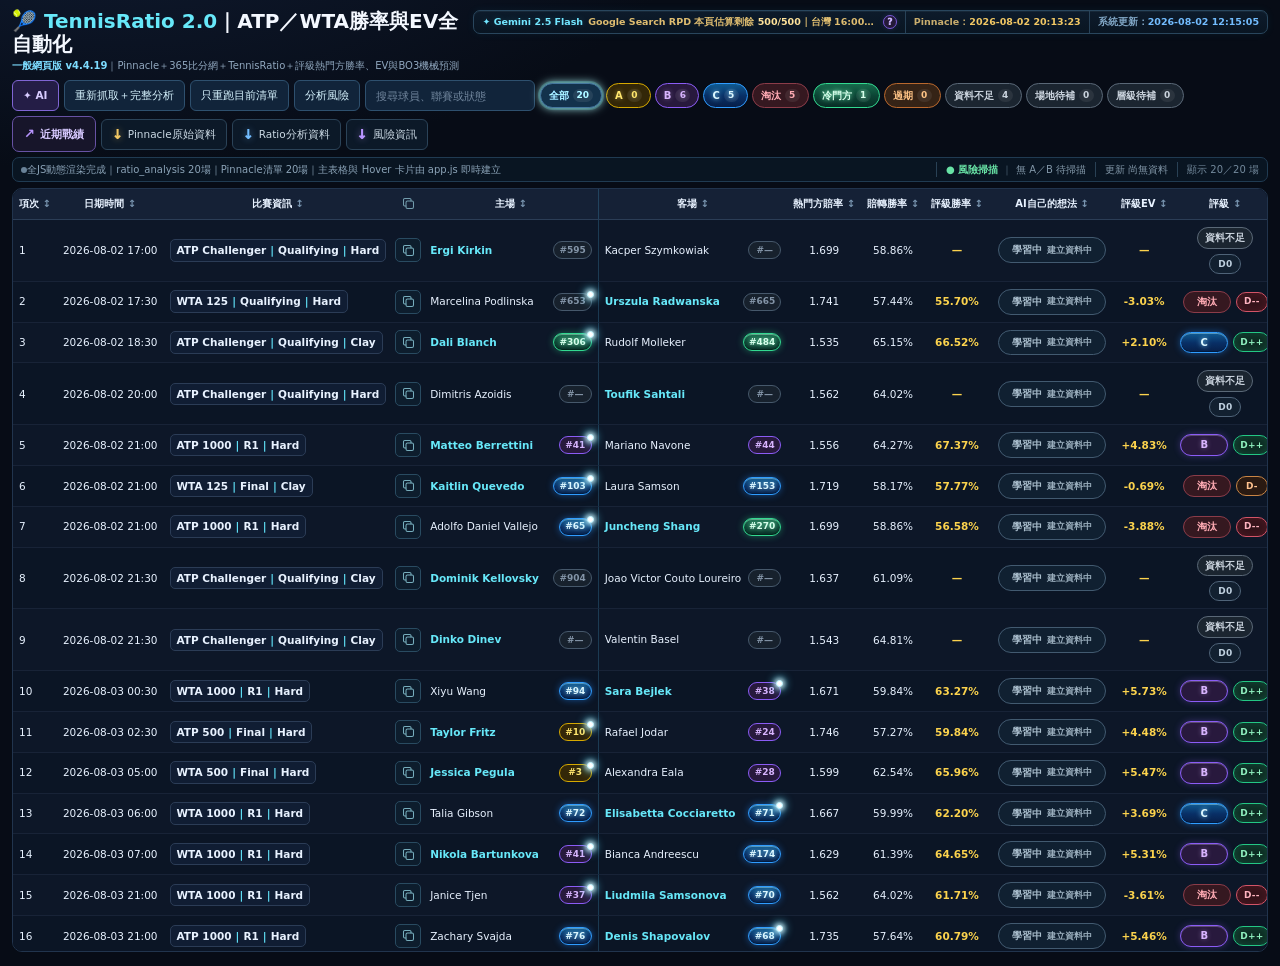
<file: index.html>
<!DOCTYPE html>

<html lang="zh-Hant"><head><meta charset="utf-8"/>
<meta content="width=device-width,initial-scale=1" name="viewport"/>
<link rel="icon" type="image/svg+xml" href="./favicon.svg?v=1">
<title>TennisRatio｜Gemini 2.5 Flash</title><link href="./styles.css?v=performance-center-v1" rel="stylesheet"/></head>
<body data-analysis-ready="0" data-revision="0" data-runtime="github-pages-phase3-source-pipeline">
<div class="app-shell" id="app-shell">
<aside aria-hidden="true" class="chat-drawer" id="chat-drawer">
<div class="chat-inner">
<div class="chat-head">
<div class="chat-head-main"><h2>✦ TennisRatio Gemini</h2><small id="chat-model-label">gemini-2.5-flash｜Google Search</small></div>
<div class="chat-head-actions"><button class="chat-icon" id="chat-new" title="新對話" type="button">＋</button><button class="chat-icon" id="chat-settings" title="模型設定" type="button">⚙</button><button aria-label="關閉" class="chat-icon" id="chat-close" type="button">×</button></div>
</div>
<div class="chat-context"><i></i><span id="chat-context-text">Gemini 2.5 Flash｜Google Search｜共用 Worker Secret</span></div>
<div aria-live="polite" class="chat-log" id="chat-log"><div class="chat-welcome" id="chat-welcome"><strong>Gemini 網路問答已就緒</strong>左側問答不受 A／B 或 65% 條件限制。可詢問任何項次、球員、近期消息或一般問題；Gemini 2.5 Flash 可使用 Google Search，找到來源時會列在回答下方。</div></div>
<div class="chat-composer"><textarea class="chat-input" id="chat-input" placeholder="例如：項次24熱門方近期有沒有不利消息？"></textarea><div class="chat-actions"><span class="chat-actions-note">Enter 傳送｜Shift+Enter 換行</span><button class="control chat-send" id="chat-send" type="button">送出</button></div></div>
</div>
</aside>
<main class="page">
<header class="app-head">
<div class="brand"><h1><span class="brand-mark">🎾 TennisRatio 2.0</span>｜ATP／WTA勝率與EV全自動化</h1>
<div class="subtitle"><span class="version">一般網頁版 v4.4.19</span>｜Pinnacle＋365比分網＋TennisRatio＋評級熱門方勝率、EV與BO3機械預測</div></div>
<section aria-label="系統狀態艙" class="system-cockpit">
<div aria-live="polite" class="gemini-usage-board cockpit-zone cockpit-ai" id="gemini-global-usage" title="Gemini 本頁用量統計載入中">
<div class="gemini-usage-row">
<span class="gemini-usage-model">✦ Gemini 2.5 Flash</span>
<span class="gemini-usage-rpd" id="gemini-rpd-summary">Google Search RPD 本頁估算剩餘 500/500｜台灣 --:-- 重置｜倒數 --小時--分</span>
<button aria-controls="gemini-usage-popover" aria-expanded="false" aria-label="查看 Gemini 用量明細" class="gemini-usage-help" id="gemini-usage-help" title="查看本次與今日用量" type="button">?</button>
</div>
<div class="gemini-usage-popover" hidden id="gemini-usage-popover" role="status">
<div class="gemini-usage-popover-title">問答＋風險共用</div>
<div class="gemini-usage-detail" id="gemini-usage-detail">本次尚無 API 用量｜今日 0 次 問答0／風險0｜累計 0 tokens</div>
</div>
</div>
<div class="time-stack cockpit-times" title="Asia/Taipei">
<div class="generated pinnacle-time cockpit-zone cockpit-pinnacle"><span>Pinnacle：</span><b id="pinnacle-time-value">讀取中</b></div>
<div class="generated cockpit-zone cockpit-update"><span>系統更新：</span><b id="updated-time-value">讀取中</b></div>
</div>
</section>
</header>
<section aria-label="操作列" class="controls">
<button class="control ai-toggle" id="chat-toggle" title="分析資料已載入，可開啟AI問答" type="button">✦ AI</button>
<button class="control run-button" data-mode="full" title="需輸入 Cloudflare 啟動密碼" type="button">重新抓取＋完整分析</button>
<button class="control run-button" data-mode="reanalyze" type="button">只重跑目前清單</button>
<button class="control run-button" data-mode="risk" type="button">分析風險</button>
<input aria-label="搜尋" class="control search-control" id="search-box" placeholder="搜尋球員、聯賽或狀態" type="search"/>
<div aria-label="快速顯示" class="filter-chips" role="group"><button aria-pressed="true" class="filter-chip all active" data-filter="全部" type="button"><span>全部</span><b>0</b></button><button aria-pressed="false" class="filter-chip a" data-filter="A" type="button"><span>A</span><b>0</b></button><button aria-pressed="false" class="filter-chip b" data-filter="B" type="button"><span>B</span><b>0</b></button><button aria-pressed="false" class="filter-chip c" data-filter="C" type="button"><span>C</span><b>0</b></button><button aria-pressed="false" class="filter-chip x" data-filter="淘汰" type="button"><span>淘汰</span><b>0</b></button><button aria-pressed="false" class="filter-chip cold-choice" data-filter="冷門方" type="button"><span>冷門方</span><b>0</b></button><button aria-pressed="false" class="filter-chip expired" data-filter="過期" type="button"><span>過期</span><b>0</b></button><button aria-pressed="false" class="filter-chip missing" data-filter="資料不足" type="button"><span>資料不足</span><b>0</b></button><button aria-pressed="false" class="filter-chip missing" data-filter="場地待補" type="button"><span>場地待補</span><b>0</b></button><button aria-pressed="false" class="filter-chip missing" data-filter="層級待補" type="button"><span>層級待補</span><b>0</b></button></div>
<span class="toolbar-spacer"></span>
<a class="performance-link" href="./performance.html" target="_blank" rel="noopener" title="在新頁籤開啟近期戰績中心"><span aria-hidden="true">↗</span><span>近期戰績</span></a>
<button class="download download-pinnacle" id="download-pinnacle" type="button"><span aria-hidden="true" class="download-mark">↓</span><span>Pinnacle原始資料</span></button>
<button class="download download-ratio" id="download-ratio" type="button"><span aria-hidden="true" class="download-mark">↓</span><span>Ratio分析資料</span></button>
<button class="download download-risk" id="download-risk" type="button"><span aria-hidden="true" class="download-mark">↓</span><span>風險資訊</span></button>
</section>
<div class="status-line" id="job-status" role="status">
<span class="status-dot"></span><span id="status-text">正在載入 R2 ratio_analysis.json、today_matches.json 與 source_bundle.json……</span>
<span class="risk-status" id="risk-status">● 風險掃描 待命</span>
<span class="risk-cache-status" id="risk-cache-status">更新 尚無資料</span>
<span class="visible-count" id="visible-count">顯示 0／0 場</span>
</div>
<div class="wrap"><table class="main"><thead><tr><th data-type="number">項次</th><th>日期時間</th><th>比賽資訊</th><th class="copy-head" data-nosort="true" title="複製日期與對戰"><svg aria-hidden="true" class="copy-icon copy-head-icon" focusable="false" viewbox="0 0 24 24"><rect height="12" rx="2.4" width="12" x="8" y="8"></rect><path d="M16 8V6a2 2 0 0 0-2-2H6a2 2 0 0 0-2 2v8a2 2 0 0 0 2 2h2"></path></svg></th><th class="home-player-head">主場</th><th class="away-player-head">客場</th><th data-type="number">熱門方賠率</th><th data-type="number">賠轉勝率</th><th data-type="number">評級勝率</th><th data-type="number" title="Learning AI獨立判定；尚無正式模型時顯示學習中">AI自己的想法</th><th data-type="number">評級EV</th><th data-type="number">評級</th></tr></thead><tbody><tr class="dynamic-loading-row"><td colspan="12">正在由 app.js 讀取 ratio_analysis.json 並建立表格……</td></tr></tbody></table><div class="empty-filter" id="empty-filter">目前沒有可顯示的比賽；可按上方按鈕重新抓取。</div></div>
</main>
</div>
<dialog class="settings-dialog" id="ai-settings-dialog">
<form class="settings-card" id="ai-settings-form" method="dialog">
<div class="settings-head"><div><h2>AI設定</h2><p>左側問答與上方「分析風險」共用 Cloudflare Worker 內的 GEMINI_API_KEY Secret，不需再次輸入金鑰。</p></div><button class="chat-icon" id="settings-close" type="button">×</button></div>
<label class="settings-field"><span>模型</span><input id="ai-model" type="text" value="gemini-2.5-flash" readonly/><small>左側問答固定使用 gemini-2.5-flash，並可使用 Google Search。</small></label>
<label class="settings-field"><span>連線方式</span><input type="text" value="Cloudflare Worker｜GEMINI_API_KEY Secret" readonly/><small>API Key 只保存在 Cloudflare Secret；GitHub Pages 與瀏覽器都無法讀取明文。</small></label>
<label class="settings-field"><span>系統提示詞</span><textarea id="ai-system-prompt"></textarea><small>影響左側 Gemini 的回答方式；任何問題都可問，不受 A／B 風險掃描條件限制。</small></label>
<div class="settings-actions"><span class="settings-status" id="settings-status"></span><button class="control" id="settings-cancel" type="button">取消</button><button class="control" type="submit">儲存設定</button></div>
</form>
</dialog>

<dialog class="full-analysis-auth-dialog" id="full-analysis-auth-dialog">
<form class="full-analysis-auth-card" id="full-analysis-auth-form" method="dialog">
<div class="full-analysis-auth-head">
<div>
<div class="full-analysis-auth-kicker">受保護操作</div>
<h2>啟動重新抓取＋完整分析</h2>
<p>此操作會重新抓取 Pinnacle 賠率，並更新 Cloudflare R2 的分析資料。請輸入存放於 Cloudflare Secret 的啟動密碼。</p>
</div>
<button aria-label="關閉" class="full-analysis-auth-close" id="full-analysis-auth-close" type="button">×</button>
</div>
<label class="full-analysis-auth-field" for="full-analysis-password">
<span>啟動密碼</span>
<div class="full-analysis-password-wrap">
<input autocomplete="current-password" id="full-analysis-password" inputmode="text" maxlength="160" placeholder="輸入啟動密碼" spellcheck="false" type="password"/>
<button aria-label="顯示密碼" aria-pressed="false" class="full-analysis-password-toggle" id="full-analysis-password-toggle" title="顯示／隱藏密碼" type="button">◉</button>
</div>
<small>密碼不會保存於 GitHub、瀏覽器或 localStorage；驗證完成後即清除。</small>
</label>
<div aria-live="polite" class="full-analysis-auth-status" id="full-analysis-auth-status"></div>
<div class="full-analysis-auth-actions">
<button class="control" id="full-analysis-auth-cancel" type="button">取消</button>
<button class="control full-analysis-auth-submit" id="full-analysis-auth-submit" type="submit">驗證並啟動</button>
</div>
</form>
</dialog>
<dialog class="risk-dialog" id="external-risk-dialog">
<div class="risk-dialog-card">
<div class="risk-dialog-head"><div><h2 id="risk-dialog-title">外部風險</h2><p id="risk-dialog-subtitle"></p></div><button class="risk-dialog-close" id="risk-dialog-close" type="button" aria-label="關閉">×</button></div>
<div id="risk-dialog-body"></div>
</div>
</dialog>
<div class="analysis-toast" id="analysis-toast" hidden role="status" aria-live="polite">
<div class="analysis-toast-mark">✓</div>
<div class="analysis-toast-content"><strong id="analysis-toast-title">分析完成</strong><span id="analysis-toast-body"></span></div>
<button class="analysis-toast-close" id="analysis-toast-close" type="button" aria-label="關閉通知">×</button>
</div>
<div id="card"></div><div hidden="" id="templates-root"></div>
<script defer src="./modules/pinnacle.js?v=external-risk-v1"></script><script defer src="./modules/data-services.js?v=full-analysis-password-v1"></script><script defer src="./modules/analysis-engine.js?v=learning-snapshot-v1"></script><script defer src="./modules/learning.js?v=learning-auto-sync-v3"></script><script defer src="./modules/renderer.js?v=learning-training-v2"></script><script defer src="./modules/ai-services.js?v=r2-shared-risk-cache-v1"></script><script defer src="./app.js?v=learning-auto-sync-v3"></script><script defer src="./automation-status-sync.js?v=automation-status-v1"></script></body></html>
</file>
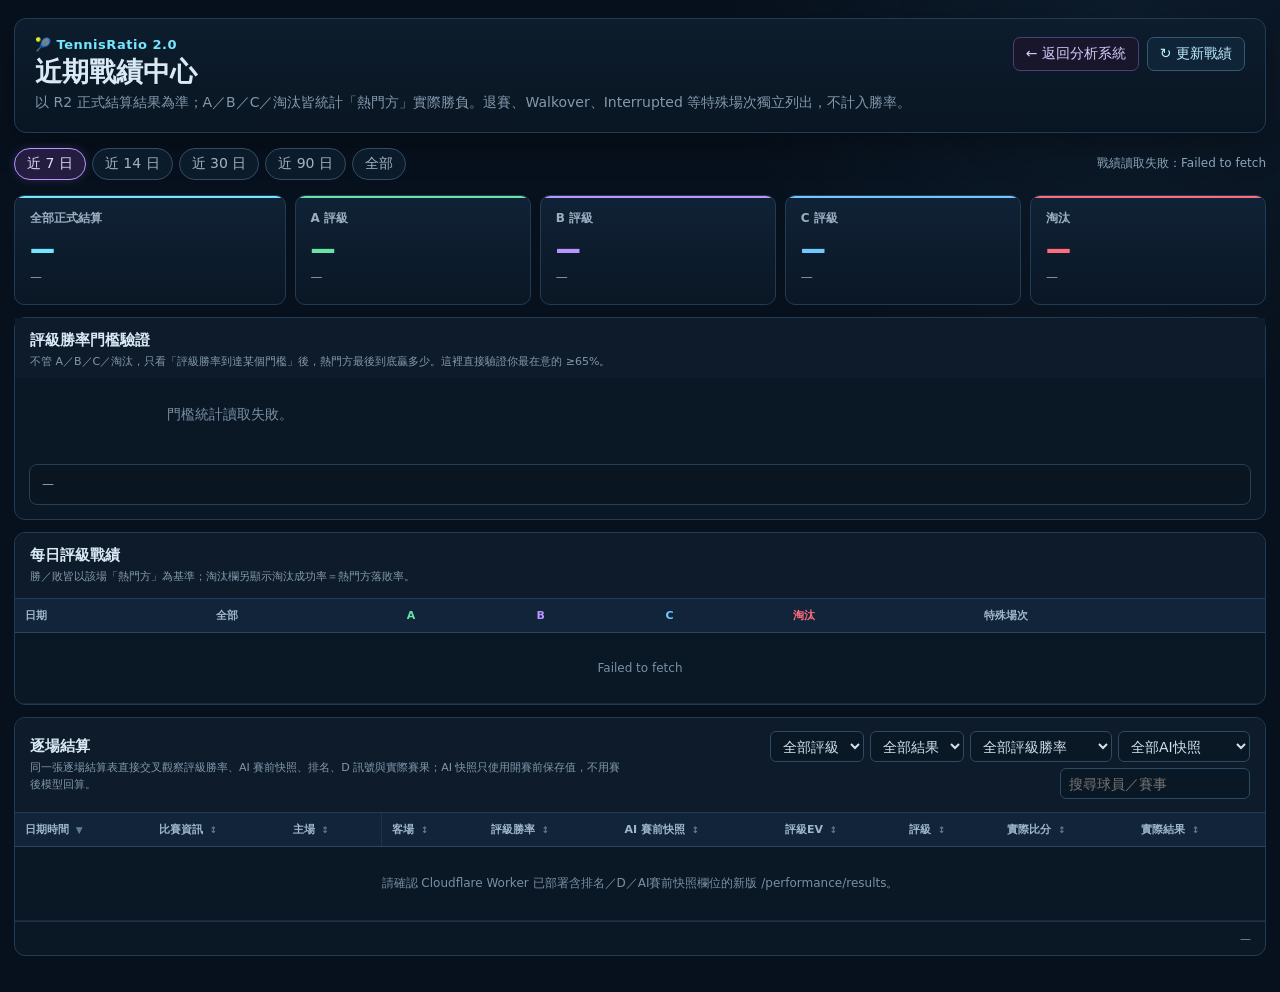
<file: performance.html>
<!DOCTYPE html>
<html lang="zh-Hant">
<head>
  <meta charset="utf-8" />
  <meta name="viewport" content="width=device-width,initial-scale=1" />
  <link rel="icon" type="image/svg+xml" href="./favicon.svg?v=1" />
  <title>TennisRatio｜近期戰績</title>
  <link rel="stylesheet" href="./performance.css?v=performance-center-v7" />
</head>
<body>
  <main class="performance-page">
    <header class="performance-head">
      <div>
        <div class="performance-kicker">🎾 TennisRatio 2.0</div>
        <h1>近期戰績中心</h1>
        <p>以 R2 正式結算結果為準；A／B／C／淘汰皆統計「熱門方」實際勝負。退賽、Walkover、Interrupted 等特殊場次獨立列出，不計入勝率。</p>
      </div>
      <div class="head-actions">
        <a class="back-link" href="./index.html">← 返回分析系統</a>
        <button class="refresh-button" id="refresh-button" type="button">↻ 更新戰績</button>
      </div>
    </header>

    <section class="toolbar" aria-label="戰績範圍">
      <div class="range-tabs" role="group" aria-label="時間範圍">
        <button class="range-tab active" data-days="7" type="button">近 7 日</button>
        <button class="range-tab" data-days="14" type="button">近 14 日</button>
        <button class="range-tab" data-days="30" type="button">近 30 日</button>
        <button class="range-tab" data-days="90" type="button">近 90 日</button>
        <button class="range-tab" data-days="all" type="button">全部</button>
      </div>
      <div class="status-text" id="status-text">正在讀取 R2 正式結算資料……</div>
    </section>

    <section class="summary-grid" id="summary-grid" aria-label="評級總戰績">
      <article class="summary-card overall">
        <div class="summary-label">全部正式結算</div>
        <div class="summary-main" id="overall-record">—</div>
        <div class="summary-sub" id="overall-sub">—</div>
      </article>
      <article class="summary-card grade-a" data-grade-card="A">
        <div class="summary-label">A 評級</div>
        <div class="summary-main">—</div>
        <div class="summary-sub">—</div>
      </article>
      <article class="summary-card grade-b" data-grade-card="B">
        <div class="summary-label">B 評級</div>
        <div class="summary-main">—</div>
        <div class="summary-sub">—</div>
      </article>
      <article class="summary-card grade-c" data-grade-card="C">
        <div class="summary-label">C 評級</div>
        <div class="summary-main">—</div>
        <div class="summary-sub">—</div>
      </article>
      <article class="summary-card grade-x" data-grade-card="淘汰">
        <div class="summary-label">淘汰</div>
        <div class="summary-main">—</div>
        <div class="summary-sub">—</div>
      </article>
    </section>

    <section class="panel threshold-panel" aria-label="評級勝率門檻驗證">
      <div class="panel-head threshold-head">
        <div>
          <h2>評級勝率門檻驗證</h2>
          <p>不管 A／B／C／淘汰，只看「評級勝率到達某個門檻」後，熱門方最後到底贏多少。這裡直接驗證你最在意的 ≥65%。</p>
        </div>
      </div>
      <div class="threshold-cards" id="probability-threshold-cards">
        <div class="loading-cell">讀取中……</div>
      </div>
      <div class="threshold-breakdown" id="threshold-65-breakdown">—</div>
    </section>

    <section class="panel daily-panel">
      <div class="panel-head">
        <div>
          <h2>每日評級戰績</h2>
          <p>勝／敗皆以該場「熱門方」為基準；淘汰欄另顯示淘汰成功率＝熱門方落敗率。</p>
        </div>
      </div>
      <div class="table-wrap">
        <table class="daily-table">
          <thead>
            <tr>
              <th>日期</th>
              <th>全部</th>
              <th class="grade-a-text">A</th>
              <th class="grade-b-text">B</th>
              <th class="grade-c-text">C</th>
              <th class="grade-x-text">淘汰</th>
              <th>特殊場次</th>
            </tr>
          </thead>
          <tbody id="daily-body">
            <tr><td colspan="7" class="loading-cell">讀取中……</td></tr>
          </tbody>
        </table>
      </div>
    </section>

    <section class="panel detail-panel" id="detail-section">
      <div class="panel-head detail-head">
        <div>
          <h2>逐場結算</h2>
          <p>同一張逐場結算表直接交叉觀察評級勝率、AI 賽前快照、排名、D 訊號與實際賽果；AI 快照只使用開賽前保存值，不用賽後模型回算。</p>
        </div>
        <div class="detail-filters">
          <select id="grade-filter" aria-label="評級篩選">
            <option value="全部">全部評級</option>
            <option value="A">A</option>
            <option value="B">B</option>
            <option value="C">C</option>
            <option value="淘汰">淘汰</option>
            <option value="未評級">未評級</option>
          </select>
          <select id="result-filter" aria-label="結果篩選">
            <option value="全部">全部結果</option>
            <option value="勝">熱門方勝</option>
            <option value="敗">熱門方敗</option>
            <option value="特殊">特殊場次</option>
          </select>
          <select id="probability-filter" aria-label="評級勝率門檻篩選">
            <option value="全部">全部評級勝率</option>
            <option value="0.60">評級勝率 ≥60%</option>
            <option value="0.65">評級勝率 ≥65%</option>
            <option value="0.70">評級勝率 ≥70%</option>
          </select>
          <select id="ai-probability-filter" aria-label="AI 賽前快照門檻篩選">
            <option value="全部">全部AI快照</option>
            <option value="0.60">AI 賽前 ≥60%</option>
            <option value="0.70">AI 賽前 ≥70%</option>
            <option value="0.80">AI 賽前 ≥80%</option>
          </select>
          <input id="search-input" type="search" placeholder="搜尋球員／賽事" aria-label="搜尋球員或賽事" />
        </div>
      </div>
      <div class="table-wrap detail-table-wrap">
        <table class="detail-table detail-table-v3">
          <thead>
            <tr>
              <th data-sort-key="date_time_taipei" role="button" tabindex="0">日期時間 <span class="sort-indicator">▼</span></th>
              <th data-sort-key="league_compact" role="button" tabindex="0">比賽資訊 <span class="sort-indicator">↕</span></th>
              <th data-sort-key="home" role="button" tabindex="0">主場 <span class="sort-indicator">↕</span></th>
              <th data-sort-key="away" role="button" tabindex="0">客場 <span class="sort-indicator">↕</span></th>
              <th data-sort-key="rating_probability" role="button" tabindex="0">評級勝率 <span class="sort-indicator">↕</span></th>
              <th data-sort-key="ai_probability" role="button" tabindex="0">AI 賽前快照 <span class="sort-indicator">↕</span></th>
              <th data-sort-key="rating_ev" role="button" tabindex="0">評級EV <span class="sort-indicator">↕</span></th>
              <th data-sort-key="rating" role="button" tabindex="0">評級 <span class="sort-indicator">↕</span></th>
              <th data-sort-key="score" role="button" tabindex="0">實際比分 <span class="sort-indicator">↕</span></th>
              <th data-sort-key="result" role="button" tabindex="0">實際結果 <span class="sort-indicator">↕</span></th>
            </tr>
          </thead>
          <tbody id="detail-body">
            <tr><td colspan="10" class="loading-cell">讀取中……</td></tr>
          </tbody>
        </table>
      </div>
      <div class="detail-footer" id="detail-footer">—</div>
    </section>
  </main>
  <script src="./performance.js?v=performance-center-v7" defer></script>
</body>
</html>
</file>
<file: styles.css>
:root{--bg:#08101c;--panel:#0d1728;--line:#21344d;--text:#e8f2ff;--muted:#8fa6bd;--cyan:#67e8f9;--yellow:#fbbf24}
*{box-sizing:border-box;scrollbar-width:thin;scrollbar-color:#278db6 #08111f}
html{min-height:100%;background:#070c16}
body{min-height:100vh;margin:0;background:radial-gradient(1100px 520px at 8% -12%,#101c33 0%,#070c16 55%);color:var(--text);font:12px/1.45 "Microsoft JhengHei",system-ui,sans-serif}
button,input,select{font:inherit}
.app-shell{display:flex;width:100%;min-width:0;min-height:100vh;overflow:hidden}
.page{flex:1 1 auto;min-width:0;width:auto;padding:14px 16px 20px;transition:width .22s ease}
.app-head{display:flex;align-items:flex-start;justify-content:space-between;gap:14px;margin-bottom:10px}
.brand h1{margin:0;color:#f4f8ff;font-size:23px;line-height:1.2} .brand-mark{color:var(--cyan)} .version{color:#7ddcff;font-size:12px;font-weight:900}
.subtitle{margin-top:4px;color:#91a8bf;font-size:12px} .time-stack{display:flex;align-items:center;gap:6px;flex:0 0 auto} .generated{padding:5px 9px;border:1px solid #203b54;border-radius:7px;background:#0a1726;color:#8aa6bd;white-space:nowrap} .generated b{color:#d7eefc;font-weight:900} .generated.pinnacle-time{border-color:#4e3c22;background:#1b160d;color:#c4a979} .generated.pinnacle-time b{color:#f6cf74}
.controls{display:flex;align-items:center;gap:6px;flex-wrap:wrap;margin-bottom:7px}
.control,.download{height:36px;padding:0 12px;border:1px solid #2e506e;border-radius:7px;background:#11243a;color:#d7f4ff;text-decoration:none;white-space:nowrap;transition:border-color .14s,background .14s,box-shadow .14s}
button.control,.download{display:inline-flex;align-items:center;justify-content:center;cursor:pointer} .control:hover,.download:hover{border-color:#4ec8ed;background:#15314a;box-shadow:0 0 9px #39c8ef35} .control:disabled{cursor:wait;opacity:.5;box-shadow:none}
input.control{outline:none} input.control::placeholder{color:#71869d} input.control:focus{border-color:#54c7e8;box-shadow:0 0 0 2px #4dd7ff22} .search-control{flex:0 1 180px;width:180px;min-width:135px} .toolbar-spacer{flex:1 1 8px} .filter-chips{display:flex;align-items:center;gap:5px;flex-wrap:wrap} .filter-chip{height:30px;display:inline-flex;align-items:center;justify-content:center;gap:5px;padding:0 9px;border:1px solid #35536d;border-radius:999px;background:#102233;color:#b9cddd;font-weight:900;cursor:pointer;white-space:nowrap;transition:filter .14s,box-shadow .14s,transform .14s,opacity .14s} .filter-chip b{min-width:17px;padding:1px 5px;border-radius:999px;background:#ffffff12;color:inherit;font-size:10px} .filter-chip:hover,.filter-chip:focus-visible{filter:brightness(1.16);transform:translateY(-1px);outline:none} .filter-chip.active{box-shadow:0 0 0 2px #67e8f933,0 0 10px currentColor;filter:brightness(1.13)} .filter-chip.all{color:#9fe5ff;border-color:#3d698c;background:#112c43} .filter-chip.a{color:#77f0b2;border-color:#2cac72;background:#103126} .filter-chip.b{color:#7ed0ff;border-color:#2f83bd;background:#10283b} .filter-chip.c{color:#ffe17c;border-color:#b58d1f;background:#332b11} .filter-chip.x{color:#ffabb4;border-color:#8b3c49;background:#351820} .filter-chip.cold-choice{color:#ffbd8a;border-color:#b76732;background:#332015} .filter-chip.expired{color:#ffc486;border-color:#b9682d;background:#352316} .filter-chip.missing{color:#ccd5df;border-color:#5a6877;background:#1b2530} .ai-toggle{order:-10;border-color:#8065d4;background:#241d46;color:#d8ccff;font-weight:900} .ai-toggle.active{border-color:#a88cff;background:#332667;box-shadow:0 0 10px #9b87ff55}
.status-line{display:flex;align-items:center;gap:8px;min-height:30px;margin-bottom:8px;padding:5px 9px;border:1px solid #203b54;border-radius:7px;background:#0a1726;color:#91a8bf} .status-line.running{color:#87dbf2;border-color:#2c6980} .status-line.error{color:#ffb1ba;border-color:#7e3945;background:#28151d} .status-dot{width:7px;height:7px;border-radius:50%;background:#698298} .status-line.running .status-dot{background:#5de4ff;box-shadow:0 0 8px #5de4ff;animation:pulse 1.2s infinite} .status-line.error .status-dot{background:#ff7280} .visible-count{margin-left:auto;color:#7591a9;white-space:nowrap}
@keyframes pulse{50%{opacity:.35}}
.wrap{height:calc(100vh - 158px);min-height:430px;overflow:auto;border:1px solid var(--line);border-radius:12px;background:var(--panel)}
.empty-filter{display:none;padding:38px;color:#91a8bf;text-align:center}
table.main{width:100%;min-width:1180px;border-collapse:separate;border-spacing:0}
.main th{position:sticky;top:0;z-index:5;padding:10px 8px;background:#152136;border-bottom:1px solid #2b3d56;white-space:nowrap;cursor:pointer;user-select:none}
.main th:not([data-nosort])::after{content:" ↕";color:#7894af} .main th.asc::after{content:" ▲";color:var(--cyan)} .main th.desc::after{content:" ▼";color:var(--cyan)} .main th[data-nosort]{cursor:default}
.main td{padding:10px 8px;border-bottom:1px solid #182337;vertical-align:middle}
.main tbody tr:nth-child(even) td{background:#0b1525} .main tr:hover td{background:#122640}
.date,.num{white-space:nowrap;text-align:center} .player{min-width:max-content;white-space:nowrap}
.player-entry{display:flex;align-items:center;justify-content:space-between;gap:10px;width:100%} .player-entry .rank-pill{flex:0 0 auto;margin-left:auto}
.main th.home-player-head,.main td.home-player{border-right:1px solid rgba(82,174,220,.24)}
.player-name{display:inline-block;max-width:none;overflow:visible;text-overflow:clip;vertical-align:middle;white-space:nowrap}
.favorite{color:var(--cyan);font-weight:900} .model-value,.ev{color:#fcd34d;font-weight:900}
.rank-pill{position:relative;display:inline-flex;align-items:center;justify-content:center;min-width:37px;height:20px;margin-left:6px;padding:0 6px;border-radius:999px;border:1px solid #3d698c;background:#112c43;color:#9fe5ff;font-size:10px;font-weight:900}
.rank-pill.top10{color:#ffe66d;border-color:#d6a900;background:#332708} .rank-pill.top50{color:#d8b4fe;border-color:#8b5cf6;background:#28193d}
.rank-pill.rarity-r{color:#dcf7ff;border-color:#2f9cff;background:linear-gradient(180deg,#105b91 0%,#082f66 52%,#071f49 100%);box-shadow:inset 0 1px 0 #b8efff66,inset 0 -1px 0 #001a3d,0 0 7px #238cff78;text-shadow:0 0 5px #86ddff}
.rank-pill.rarity-n{color:#d8ffec;border-color:#32d990;background:linear-gradient(180deg,#176b4c 0%,#0b4434 52%,#082d25 100%);box-shadow:inset 0 1px 0 #c7ffe366,inset 0 -1px 0 #04241b,0 0 7px #2bd98a70;text-shadow:0 0 5px #84ffc3}
.rank-pill.lower,.rank-pill.missing{color:#8495a8;border-color:#46586b;background:#17212d}
.rank-pill.better-ranked::after{content:"";position:absolute;right:-3px;top:-3px;width:6px;height:6px;border:1px solid #baf4ff;border-radius:50%;background:#fff;box-shadow:0 0 4px 2px #fff9,0 0 9px 3px #55dfffaa}
.hover{cursor:help} .info-pill{display:inline-flex;align-items:center;gap:5px;padding:4px 7px;white-space:nowrap;border:1px solid #2b3c56;border-radius:6px;background:#101d33} .info-part{font-weight:800} .info-sep{color:#5eddf4;font-style:normal;font-weight:900}
.copy-column{width:46px;padding-left:3px!important;padding-right:3px!important;text-align:center} .copy-head{width:46px;text-align:center;color:#739dad} .copy-icon{width:17px;height:17px;fill:none;stroke:currentColor;stroke-width:1.65;stroke-linecap:round;stroke-linejoin:round} .copy-head-icon{width:16px;height:16px;vertical-align:-3px} .copy-match,.copy-url{display:inline-flex;align-items:center;justify-content:center;width:30px;height:28px;padding:0;border:1px solid #294b61;border-radius:6px;background:#0d1d2d;color:#77aebd;box-shadow:none;cursor:pointer;transition:border-color .14s,background .14s,color .14s,box-shadow .14s} .copy-match:hover,.copy-url:hover,.copy-match:focus-visible,.copy-url:focus-visible{outline:none;border-color:#5edfff;background:#102b41;color:#dffaff;box-shadow:0 0 0 1px #52ddff3d,0 0 10px #3edbff70,inset 0 0 8px #45dcff1c} .copy-match.copied,.copy-url.copied{border-color:#43d29a;background:#15372e;color:#83edbc;box-shadow:0 0 8px #38d39755} .copy-result{font-size:15px;font-weight:900;line-height:1}
.rating{display:inline-flex;min-width:55px;justify-content:center;padding:4px 8px;border:1px solid;border-radius:999px;font-weight:900}
.rating.a{color:#77f0b2;border-color:#2cac72;background:#103126} .rating.b{color:#7ed0ff;border-color:#2f83bd;background:#10283b}
.rating.c{color:#ffe17c;border-color:#b58d1f;background:#332b11} .rating.x{color:#ffabb4;border-color:#8b3c49;background:#351820}
.rating.expired{color:#ffc486;border-color:#b9682d;background:#352316} .rating.missing{color:#ccd5df;border-color:#5a6877;background:#1b2530}
.rating-trigger{outline:none;transition:filter .16s,box-shadow .16s,transform .16s} .rating-trigger:hover,.rating-trigger:focus{filter:brightness(1.18);box-shadow:0 0 0 2px #67e8f933,0 0 12px currentColor;transform:translateY(-1px)} .rating-cell{min-width:118px} .rating-badges{display:inline-flex;align-items:center;justify-content:center;gap:6px;flex-wrap:wrap} .d-mini{display:inline-flex;align-items:center;justify-content:center;min-width:36px;height:24px;padding:0 8px;border-radius:999px;border:1px solid #3b5268;background:#102233;color:#bfd1de;font-size:10px;font-weight:900;letter-spacing:.2px;white-space:nowrap} .d-mini.hot-strong{border-color:#23c784;background:#0d2b22;color:#8ff0bf;box-shadow:0 0 8px #34d39933 inset} .d-mini.hot{border-color:#2aa67d;background:#0d2520;color:#7de5b7} .d-mini.cold{border-color:#c98545;background:#2a1a12;color:#ffc28f} .d-mini.cold-strong{border-color:#d35467;background:#33131a;color:#ffb3c0;box-shadow:0 0 8px #f43f5e22 inset} .d-mini.neutral{border-color:#4f6378;background:#122030;color:#bfd0df}
#card{display:none;position:fixed;z-index:100;width:min(520px,calc(100vw - 24px));max-height:84vh;overflow:auto;padding:13px;border:1px solid #315f82;border-radius:11px;background:#08121f;box-shadow:0 18px 48px #000d;color:#eaf3ff;pointer-events:auto}
#card.integrated-card{width:min(1260px,calc(100vw - 24px))} #card.match-card{width:min(460px,calc(100vw - 24px))}
.tip-title{margin-bottom:8px;padding-bottom:6px;border-bottom:1px solid #24445d;color:#73ddff;font-size:17px;font-weight:900}
.integrated-title{display:flex;align-items:center;gap:9px;min-width:0} .integrated-title strong{color:#fbbf24} .integrated-rating-title{color:#ffd66b;white-space:nowrap} .h2h-title{display:grid;grid-template-columns:auto minmax(0,1fr) auto auto;align-items:center;gap:6px;width:min(360px,28vw);min-width:200px;height:27px;margin-left:auto;padding:2px 4px 2px 8px;border:1px solid #274a63;border-radius:6px;background:#0b1b2c;color:#7ddcff;font-size:10px;font-weight:800;line-height:1;overflow:hidden} .h2h-title>span{color:#7ddcff;white-space:nowrap} .h2h-title a{min-width:0;overflow:hidden;color:#9fc4d8;text-overflow:ellipsis;white-space:nowrap;font-weight:700} .h2h-title .h2h-title-copy{width:23px;height:21px;border-radius:5px} .h2h-title .copy-icon{width:14px;height:14px} .h2h-title .copy-status{min-width:0;max-width:38px;overflow:hidden;white-space:nowrap;font-size:9px} .h2h-title.missing-url{display:flex;justify-content:center;color:#8295a7} .card-item{margin-left:0;padding:2px 9px;border:1px solid #2f7899;border-radius:999px;background:#0e2a3d;color:#8ce9ff;font-size:12px;font-weight:900;white-space:nowrap}
.surface{margin-bottom:8px;color:#fbbf24;font-weight:800} .tip-table{width:100%;border-collapse:collapse} .tip-table th,.tip-table td{padding:5px 7px;border-bottom:1px solid #193149;text-align:right}
.tip-table th:first-child{text-align:left;color:#a9bdd1} .info-list{display:grid;grid-template-columns:120px 1fr;gap:6px 10px;margin:0} .info-list dt{color:#8fa9c0} .info-list dd{margin:0}
.prob-grid{display:grid;grid-template-columns:repeat(4,1fr);gap:7px;margin:8px 0} .prob-grid span{padding:8px;border:1px solid #25435d;border-radius:7px;background:#0d2034;color:#9fb5ca;text-align:center} .prob-grid small{display:block;color:#718ca4;font-size:10px} .prob-grid b{display:block;color:#fbbf24;font-size:15px}
.stats-panel{min-width:var(--stats-pane-min,430px);border:1px solid #24445d;border-radius:8px;overflow-x:hidden;overflow-y:hidden;background:#0a1828} .panel-title{display:flex;justify-content:space-between;padding:7px 9px;color:#69ddff;font-weight:900;background:#10243a} .panel-title span{color:#fbbf24}
.formula-overview{margin-bottom:8px;padding:8px;border:1px solid #2b4962;border-radius:8px;background:#091725} .overview-grid{display:grid;grid-template-columns:minmax(240px,2fr) minmax(165px,1fr) minmax(126px,.82fr);grid-template-areas:"breadth d prob" "five ev final";gap:7px;align-items:stretch} .overview-box{display:flex;flex-direction:column;justify-content:center;min-height:50px;padding:7px 9px;border:1px solid #29465d;border-radius:7px;background:#0d1d2e;overflow:visible;transition:border-color .12s,box-shadow .12s} .overview-box.bias-hot{border-color:#2aa67d;box-shadow:inset 0 0 0 1px #1d6c54} .overview-box.bias-cold{border-color:#d35467;box-shadow:inset 0 0 0 1px #6f2430} .overview-box.bias-prob{border-color:#d6b44a;box-shadow:inset 0 0 0 1px #755f18} .overview-box.bias-neutral{border-color:#355067} .overview-breadth{grid-area:breadth} .overview-d{grid-area:d} .overview-prob{grid-area:prob} .overview-five{grid-area:five} .overview-ev{grid-area:ev} .overview-final{grid-area:final} .overview-box-head{display:flex;align-items:center;gap:7px;margin-bottom:5px;min-width:0} .overview-index{display:inline-flex;align-items:center;justify-content:center;min-width:22px;height:22px;padding:0 6px;border:1px solid #5b7085;border-radius:6px;background:#102233;color:#eef6ff;font-size:10px;font-weight:900;letter-spacing:.3px;line-height:1} .overview-box-label{display:block;min-width:0;color:#9fb3c4;font-size:10px;font-weight:800;line-height:1.15} .overview-line{display:flex;align-items:center;min-width:0;flex-wrap:wrap;gap:2px;color:#d6e3ec;font-size:12px;font-weight:800;line-height:1.3} .overview-unavailable{color:#7f93a5} .overview-line .support-side,.overview-line .breadth-side{color:#c7d3de;font-weight:900;text-shadow:none} .overview-line .support-side.dominant.hot,.overview-line .breadth-side.dominant.hot{color:#7ef0b7;text-shadow:0 0 9px #34d39955} .overview-line .support-side.dominant.cold,.overview-line .breadth-side.dominant.cold{color:#ff9fb0;text-shadow:0 0 9px #f43f5e55} .overview-line .support-side.tie,.overview-line .breadth-side.tie{color:#c7d3de;text-shadow:none} .overview-metric{align-items:flex-start;gap:0;white-space:nowrap} .overview-metric-value{display:flex;align-items:flex-end;min-height:24px} .overview-metric b{display:block;color:#f5d76e;font-size:18px;line-height:1.05;white-space:nowrap;overflow:visible} .overview-metric b.positive{color:#7ef0b7} .overview-metric b.negative{color:#ffb3c0} .overview-metric b.neutral{color:#c5d2de} .overview-metric .formula-final-grade.a{color:#77f0b2} .overview-metric .formula-final-grade.b{color:#7ed0ff} .overview-metric .formula-final-grade.c{color:#ffe17c} .overview-metric .formula-final-grade.x,.overview-metric .formula-final-grade.missing{color:#ffabb4} .overview-note{display:block;margin-top:6px;padding-top:5px;border-top:1px solid #203a50;color:#7892a8;font-size:9.5px;letter-spacing:.08px} .analysis-grid{display:grid;grid-template-columns:minmax(var(--stats-pane-min,430px),5fr) minmax(680px,7fr);gap:8px;align-items:start} .stats-tabs-shell{min-width:0} .stats-tab-list{display:flex;align-items:flex-end;gap:3px;border-bottom:1px solid #24445d} .stats-tab{position:relative;margin:0 0 -1px;padding:7px 11px;border:1px solid transparent;border-bottom-color:#24445d;border-radius:7px 7px 0 0;background:#0a1524;color:#7895aa;font:inherit;font-weight:900;cursor:pointer;transition:border-color .14s,background .14s,color .14s} .stats-tab:hover{color:#bcecff;background:#0d1d2e} .stats-tab.active{z-index:1;border-color:#2b5975;border-bottom-color:#0a1828;background:#0a1828;color:#6fdcf7} .stats-tab:focus-visible{outline:1px solid #67dff5;outline-offset:-3px} .stats-tab-panel{display:none} .stats-tab-panel.active{display:block} .stats-tab-panel .stats-panel{height:100%;border-top:0;border-radius:0 8px 8px 8px} .formula-section{min-width:0;border:1px solid #24445d;border-radius:8px;overflow:hidden;background:#0a1828} .formula-panel-title{align-items:flex-start;gap:10px;color:#ffd66b} .formula-title-subject{display:flex;align-items:center;gap:9px} .formula-title-subject span{color:#ffd66b} .formula-title-subject strong{color:var(--cyan);font-size:13px} .formula-title-result{display:flex;flex-direction:column;align-items:flex-end;gap:4px;margin-left:auto} .formula-title-result small{color:#7897ad;font-size:10px} .formula-topline{display:flex;align-items:center;justify-content:flex-end;gap:8px;flex-wrap:wrap} .formula-topline span{color:#b8d0e1;font-size:11px} .formula-topline span>b{color:#f5d76e;font-size:13px} .formula-summary{font-size:11px;text-align:right;line-height:1.45;color:#8fa6bd} .formula-summary .support-side{font-weight:700;color:#9eb4c7;transition:color .12s,text-shadow .12s} .formula-summary .support-divider{display:inline-block;margin:0 5px;color:#71879a;font-weight:400;text-shadow:none} .formula-summary .support-side.dominant.hot{color:#7ef0b7;text-shadow:0 0 10px #34d39955} .formula-summary .support-side.dominant.cold{color:#ffb3c0;text-shadow:0 0 10px #f43f5e44} .formula-summary .support-side.tie{color:#c5d2de;text-shadow:none} .formula-title-result .formula-final-grade.a{color:#77f0b2} .formula-title-result .formula-final-grade.b{color:#7ed0ff} .formula-title-result .formula-final-grade.c{color:#ffe17c} .formula-title-result .formula-final-grade.x,.formula-title-result .formula-final-grade.missing{color:#ffabb4} .d-signal{display:inline-flex;align-items:center;gap:5px;padding:2px 9px;border:1px solid #35536d;border-radius:999px;background:#102233;font-size:10px;font-weight:900;line-height:1} .d-signal .d-dot{width:8px;height:8px;border-radius:50%;background:#7f93a8;box-shadow:0 0 8px #7f93a855} .d-signal.hot-strong{border-color:#23c784;background:#0d2b22;color:#8ff0bf} .d-signal.hot-strong .d-dot{background:#34d399;box-shadow:0 0 9px #34d399aa} .d-signal.hot{border-color:#2aa67d;background:#0d2520;color:#7de5b7} .d-signal.hot .d-dot{background:#4ade80;box-shadow:0 0 9px #4ade80aa} .d-signal.cold{border-color:#c98545;background:#2a1a12;color:#ffc28f} .d-signal.cold .d-dot{background:#fb923c;box-shadow:0 0 9px #fb923caa} .d-signal.cold-strong{border-color:#d35467;background:#33131a;color:#ffb3c0} .d-signal.cold-strong .d-dot{background:#f43f5e;box-shadow:0 0 9px #f43f5eaa} .d-signal.neutral{border-color:#4f6378;background:#122030;color:#bfd0df} .d-signal.neutral .d-dot{background:#94a3b8;box-shadow:0 0 9px #94a3b8aa} .formula-content{padding:8px}
.bo3-card{margin-top:8px;padding:8px;border:1px solid #2b5873;border-radius:8px;background:linear-gradient(145deg,#0a1c2e,#091624);overflow:hidden} .bo3-head{display:flex;align-items:center;justify-content:space-between;padding-bottom:6px;border-bottom:1px solid #23435a} .bo3-head strong{color:#7fe5ff;font-size:14px} .bo3-head span{color:#85a4ba;font-size:10px} .bo3-main{display:grid;grid-template-columns:auto minmax(0,1fr) auto;gap:4px 8px;align-items:center;margin:7px 0;padding:7px 8px;border-left:3px solid #f5c542;border-radius:5px;background:#28230e} .bo3-main>span{color:#ad9870;font-size:10px} .bo3-main>strong{overflow:visible;color:#f5f8fb;text-overflow:clip;white-space:nowrap} .bo3-main>b{color:#f7d860} .bo3-main>em{grid-column:2/-1;color:#f1cf79;font-style:normal;font-weight:900} .bo3-players{display:grid;grid-template-columns:max-content max-content;gap:6px;justify-content:stretch} .bo3-player{min-width:190px;padding:7px;border:1px solid #25455d;border-radius:6px;background:#0c2032} .bo3-player-name{overflow:visible;color:#e3edf5;font-weight:900;text-overflow:clip;white-space:nowrap} .bo3-player-name.favorite{color:var(--cyan)} .bo3-player-name small{display:block;overflow:visible;margin-top:2px;color:#7f99ae;font-size:9px;font-weight:700;text-overflow:clip;white-space:nowrap} .bo3-outcomes{display:grid;grid-template-columns:1fr 1fr;gap:4px;margin-top:6px} .bo3-outcomes span{padding:4px;border:1px solid #203e54;border-radius:5px;color:#8da6ba;text-align:center;font-size:10px} .bo3-outcomes b{display:block;color:#f6d76f;font-size:13px} .bo3-score{margin-top:5px;padding-top:5px;border-top:1px solid #203a4e} .bo3-score small{display:block;color:#748fa5;font-size:9px} .bo3-score b{display:block;overflow:visible;color:#d9eafa;text-overflow:clip;white-space:nowrap} .bo3-footer{display:grid;grid-template-columns:repeat(4,1fr);gap:4px;margin-top:6px} .bo3-footer span{padding:4px 2px;border-radius:4px;background:#071521;color:#7692a7;text-align:center;font-size:9px} .bo3-footer b{display:block;color:#92dcf2;font-size:11px} .bo3-method{display:block;margin-top:5px;color:#6f899d;line-height:1.35} .bo3-card.unavailable p{margin:8px 0 0;color:#899caf}
.compare-table{width:max-content;min-width:100%;border-collapse:collapse} .formula-table{width:100%;border-collapse:collapse} .compare-table th,.compare-table td,.formula-table th,.formula-table td{padding:4px 7px;border-bottom:1px solid #183149;text-align:right;white-space:nowrap} .compare-table thead th,.compare-table thead td,.formula-table thead th{background:#0d1d2e} .compare-table thead th,.formula-table thead th{color:#b9d2e6} .compare-table th:first-child,.formula-table th:first-child{text-align:left;color:#91aac0;vertical-align:middle} .compare-table .summary-row th,.compare-table .summary-row td{padding-top:3px;padding-bottom:3px} .player-record{color:#fbbf24;font-size:11px;font-weight:900} .compare-table .player-row th{padding-top:5px;padding-bottom:5px} .panel-player{display:inline-flex;align-items:center;justify-content:flex-end;gap:3px} .panel-player.favorite{color:var(--cyan);font-weight:900} .panel-player .rank-pill{height:18px;min-width:34px;margin-left:3px;padding:0 5px;font-size:9px} .metric-best{color:#54e0ad;font-weight:900} .stats-total-row th,.stats-total-row td{background:#0b1b2c;font-weight:900} .stat-total{font-size:13px}
.h2h-row{display:grid;grid-template-columns:auto minmax(0,1fr) auto auto;gap:8px;align-items:center;margin-top:8px;padding:7px 9px;border:1px solid #24445d;border-radius:7px;background:#0b1b2c} .h2h-row>span{color:#7ddcff;font-weight:900} .h2h-row a{overflow:hidden;color:#a9c7dc;text-overflow:ellipsis;white-space:nowrap} .copy-status{min-width:42px;color:#66e7ae;font-size:11px;font-style:normal} .missing-url{display:block;color:#8295a7}
.subject-banner{display:flex;gap:10px;align-items:center;padding:8px 10px;border-left:3px solid #fbbf24;border-radius:5px;background:#2a220c;color:#f7d879} .subject-banner strong{color:var(--cyan);font-size:14px} .subject-banner span{margin-left:auto;color:#b8c8d7}
.plain-summary{margin:7px 0;padding:8px 9px;border:1px solid #274963;border-radius:7px;background:#0b1d2f;color:#abc0d2} .plain-summary-head{display:flex;align-items:center;gap:8px} .plain-summary-head strong{color:#f5d76e} .plain-summary p{margin:6px 0 3px;color:#d3e3ef} .plain-summary small{display:block;margin-top:2px;color:#809bb1} .signal-tag{display:inline-block;padding:2px 7px;border:1px solid #bd8d18;border-radius:999px;background:#352a0d;color:#ffe17a;font-weight:900} .scenario-detail{display:grid;grid-template-columns:auto 1fr;gap:3px 9px;margin-top:7px;padding-top:6px;border-top:1px solid #25465f} .scenario-detail strong{color:#8ce7ff;white-space:nowrap} .scenario-detail span{color:#c9dbe8} .scenario-detail small{grid-column:1/-1}
.data-mix-card{margin:7px 0;padding:8px 9px;border:1px solid #2b5873;border-radius:7px;background:#091a2a} .data-mix-head{display:flex;align-items:center;justify-content:space-between;gap:8px} .data-mix-head strong{color:#8ce9ff} .data-mix-head span{color:#7f9bb0;font-size:11px} .data-mix-values{display:grid;grid-template-columns:1fr 1fr;gap:7px;margin-top:6px} .data-mix-values span{display:flex;align-items:center;justify-content:space-between;padding:5px 8px;border:1px solid #24445d;border-radius:5px;color:#a9c1d4} .data-mix-values span.dominant{border-color:#3a88a8;background:#0d263a;box-shadow:inset 0 0 9px #43d8ff12} .data-mix-values b{color:#f6d76f;font-size:14px} .data-mix-track{display:flex;height:7px;margin:6px 0;border-radius:999px;background:#24405a;overflow:hidden} .data-mix-track i{display:block;height:100%} .data-mix-track .all-levels-weight{background:#32bfe7;box-shadow:0 0 8px #32bfe777} .data-mix-track .main-tour-weight{background:#62e5bd;box-shadow:0 0 8px #62e5bd77} .data-mix-card small{display:block;color:#8aa3b7} .data-mix-card .mix-math{margin-top:2px;color:#6fd7ed}
.formula-table th:first-child{width:35%} .formula-table td.hot-better{color:#68e2b1;font-weight:900} .formula-table td.cold-better{color:#ffbd8a;font-weight:900} .empty-comparison{color:#8295a7;text-align:center!important} .comparison-count{padding:7px 8px;border-bottom:1px solid #203b52;color:#a9c3d6} .comparison-count small{display:block;margin-top:4px;color:#7892a8} .five-support-summary,.breadth-summary{display:flex;align-items:center;gap:0;min-height:21px;line-height:1.35} .five-support-summary{font-weight:800;color:#b8cddd} .five-support-summary .support-side,.breadth-summary .breadth-side{font-weight:700;color:#a8bac9} .five-support-summary .support-side.dominant.hot,.breadth-summary .breadth-side.dominant.hot{color:#7ef0b7;text-shadow:0 0 9px #34d39944} .five-support-summary .support-side.dominant.cold,.breadth-summary .breadth-side.dominant.cold{color:#ffb3c0;text-shadow:0 0 9px #f43f5e3d} .five-support-summary .support-side.tie,.breadth-summary .breadth-side.tie{color:#c5d2de;text-shadow:none} .breadth-summary{margin-top:2px;color:#aebfce} .breadth-summary.unavailable{color:#7f93a5} .breadth-label{color:#aebfce;font-weight:700} .support-divider,.breadth-divider{display:inline-block;margin:0 6px;color:#71879a!important;font-weight:400!important;text-shadow:none!important} .breadth-badge{display:inline-flex;align-items:center;margin-left:9px;padding:2px 8px;border:1px solid #3b5268;border-radius:999px;background:#102233;color:#c6d4df;font-size:10px;font-weight:900;white-space:nowrap} .breadth-badge.strong-hot{border-color:#23c784;background:#0d2b22;color:#8ff0bf;box-shadow:0 0 8px #34d3992e inset} .breadth-badge.normal-hot{border-color:#2aa67d;background:#0d2520;color:#7de5b7} .breadth-badge.edge{border-color:#c99b45;background:#2a2112;color:#ffd38c} .breadth-badge.stable{border-color:#3da4c7;background:#0c2633;color:#8fe7ff} .breadth-badge.warning{border-color:#c98545;background:#2a1a12;color:#ffc28f} .breadth-badge.majority{border-color:#3e8fab;background:#0d2430;color:#9ee8ff} .breadth-badge.divergence,.breadth-badge.cold{border-color:#d35467;background:#33131a;color:#ffb3c0} .breadth-badge.neutral{border-color:#4f6378;background:#122030;color:#bfd0df} .rank-calc-grid{display:grid;grid-template-columns:repeat(4,1fr);gap:7px;margin:8px 0} .rank-calc-grid span{padding:6px;border:1px solid #263f56;border-radius:6px;color:#91a9bd;text-align:center} .rank-calc-grid b{display:block;color:#f5d76e;font-size:13px} .plain-steps{margin:8px 0 0;padding:8px 8px 8px 28px;border:1px solid #25465f;border-radius:6px;background:#07111e;color:#b9cfdf} .plain-steps li{padding:2px 0} .plain-steps b{color:#8ce7ff}
.rating-gates{display:grid;grid-template-columns:auto repeat(4,1fr);gap:7px;align-items:stretch;margin:8px 0;padding:7px;border:1px solid #3c5669;border-radius:7px;background:#0a1725} .rating-gates>strong{display:flex;align-items:center;padding:0 4px;color:#b8d8eb;white-space:nowrap} .rating-gates>span{padding:5px 7px;border:1px solid #29465d;border-radius:5px;color:#91a9bd;text-align:center} .rating-gates>span b{display:block;color:#f5d76e;font-size:14px} .rating-gates .gate-final{border-color:#3d819b;background:#0d2939} .rating-gates .gate-final b{color:#85e9ff} .rating-gates>small{grid-column:1/-1;color:#e4bb7a} .rating-gates.two-gates{grid-template-columns:auto repeat(3,1fr)}
.chat-drawer{position:sticky;z-index:60;top:0;align-self:flex-start;flex:0 0 0;width:0;height:100vh;padding:0;overflow:hidden;border-right:0 solid #2b5571;background:linear-gradient(180deg,#0a1423,#07101b);box-shadow:none;transition:flex-basis .22s ease,width .22s ease,border-width .22s ease,box-shadow .22s ease} .chat-drawer.open{flex-basis:min(430px,38vw);width:min(430px,38vw);border-right-width:1px;box-shadow:14px 0 34px #0007} .chat-inner{display:flex;flex-direction:column;width:430px;min-width:430px;height:100%;opacity:0;pointer-events:none;transform:translateX(-14px);transition:opacity .14s ease,transform .22s ease} .chat-drawer.open .chat-inner{opacity:1;pointer-events:auto;transform:translateX(0)} .chat-head{display:flex;align-items:center;gap:8px;padding:13px 14px;border-bottom:1px solid #203b54;background:#0c1828} .chat-head-main{min-width:0;flex:1} .chat-head h2{margin:0;color:#8ce9ff;font-size:17px} .chat-head small{display:block;color:#7894aa;white-space:nowrap;overflow:hidden;text-overflow:ellipsis} .chat-head-actions{display:flex;gap:5px} .chat-icon{width:31px;height:31px;padding:0;border:1px solid #31516b;border-radius:7px;background:#102238;color:#b6c9d9;cursor:pointer} .chat-icon:hover{border-color:#4ec8ed;color:#e9fbff} .chat-context{display:flex;align-items:center;gap:7px;padding:8px 13px;border-bottom:1px solid #19334a;background:#091624;color:#83a1b8;font-size:11px} .chat-context i{width:7px;height:7px;border-radius:50%;background:#4ade80;box-shadow:0 0 8px #4ade80} .chat-context b{color:#bdeed7} .chat-log{flex:1;min-height:0;overflow:auto;padding:12px;background:#07111d} .chat-welcome{padding:18px 14px;border:1px solid #203b54;border-radius:10px;background:#0b1828;color:#94adbf;text-align:center} .chat-welcome strong{display:block;margin-bottom:5px;color:#dff7ff;font-size:16px} .chat-message{position:relative;margin:9px 0;padding:9px 10px;border:1px solid #203b54;border-radius:10px;white-space:pre-wrap;overflow-wrap:anywhere} .chat-message.user{margin-left:34px;background:#10243a;color:#e5f2fb} .chat-message.model{margin-right:18px;background:#0c1b2c;color:#dbeaf5} .chat-message.pending{color:#7fa0b8;font-style:italic} .chat-message.error{color:#ffabb4;border-color:#783641;background:#28151c} .typing-cursor{display:inline-block;width:7px;height:1.05em;margin-left:2px;background:#7ddcff;vertical-align:-2px;animation:blink .75s steps(1) infinite} @keyframes blink{50%{opacity:0}} .chat-meta{margin-top:7px;padding-top:6px;border-top:1px solid #21384d;color:#7896ac;font-size:10px} .chat-sources-title{margin-top:8px;color:#f4ce72;font-weight:900} .chat-sources{margin:5px 0 0;padding-left:18px} .chat-sources a{color:#7ddcff} .chat-composer{padding:10px 12px 12px;border-top:1px solid #203b54;background:#0a1523} .chat-input{width:100%;min-height:70px;max-height:180px;padding:9px 10px;border:1px solid #2e506e;border-radius:9px;outline:none;resize:vertical;background:#0c1a2a;color:#eaf3ff} .chat-input:focus{border-color:#54c7e8;box-shadow:0 0 0 2px #4dd7ff18} .chat-actions{display:flex;align-items:center;gap:7px;margin-top:7px} .chat-actions-note{flex:1;color:#708ba1;font-size:10px} .chat-send{min-width:92px} .settings-dialog{width:min(570px,calc(100vw - 28px));max-height:calc(100vh - 38px);padding:0;border:1px solid #2a4058;border-radius:14px;background:#0b111d;color:#e8f2ff;box-shadow:0 24px 70px #000b} .settings-dialog::backdrop{background:#0009;backdrop-filter:blur(3px)} .settings-card{padding:18px 20px} .settings-head{display:flex;align-items:flex-start;justify-content:space-between;gap:12px;margin-bottom:13px} .settings-head h2{margin:0;font-size:22px} .settings-head p{margin:3px 0 0;color:#8199ae} .settings-field{display:block;margin:12px 0} .settings-field>span{display:block;margin-bottom:5px;color:#d9ebf7;font-weight:900} .settings-field input,.settings-field textarea{width:100%;padding:10px 11px;border:1px solid #2a3d54;border-radius:9px;background:#090f19;color:#f2f7fb;outline:none} .settings-field textarea{min-height:120px;resize:vertical} .settings-field input:focus,.settings-field textarea:focus{border-color:#5f75ff;box-shadow:0 0 0 2px #5f75ff22} .settings-field small{display:block;margin-top:5px;color:#7d93a7} .password-wrap{display:flex;gap:6px} .password-wrap input{flex:1} .settings-actions{display:flex;justify-content:flex-end;gap:8px;margin-top:16px} .settings-status{margin-right:auto;color:#7fa0b8}

@media(max-width:1100px){.analysis-grid{grid-template-columns:1fr}.formula-section{grid-column:1;grid-row:1}.chat-drawer.open{flex-basis:340px;width:340px}.chat-inner{width:312px;min-width:312px}}
@media(max-width:850px){.overview-grid{grid-template-columns:1fr 1fr;grid-template-areas:"breadth breadth" "d prob" "five five" "ev final"}.page{padding:10px}.app-head{display:block}.generated{display:inline-flex;margin-top:6px;padding:4px 7px}.controls{align-items:flex-start}.search-control{flex-basis:150px;width:150px}.toolbar-spacer{display:none}.wrap{height:calc(100vh - 205px);min-height:360px}.chat-drawer.open{flex-basis:310px;width:310px}.chat-inner{width:282px;min-width:282px}.prob-grid{grid-template-columns:1fr 1fr}.analysis-grid{grid-template-columns:1fr}.formula-section{grid-column:1;grid-row:1}.rank-calc-grid{grid-template-columns:1fr 1fr}.integrated-title,.formula-panel-title{align-items:flex-start;flex-wrap:wrap}.formula-title-result{width:100%;margin-left:0;justify-content:space-between}.rating-gates{grid-template-columns:1fr 1fr}.rating-gates>strong,.rating-gates>small{grid-column:1/-1}}
/* v4.4.19：六格只在上緣保留 1px 淡漸層，底色僅帶極淡方向色。 */
.overview-box{--overview-edge:rgba(99,130,153,.34);position:relative;border-color:#29465d;background:#0d1d2e;box-shadow:none}
.overview-box::before{content:"";position:absolute;z-index:1;top:0;left:9px;right:9px;height:1px;border-radius:999px;background:linear-gradient(90deg,transparent 0%,var(--overview-edge) 16%,var(--overview-edge) 58%,transparent 100%);pointer-events:none}
.overview-box.bias-hot{--overview-edge:rgba(91,226,183,.48);border-color:#2b485b;background:linear-gradient(180deg,rgba(52,211,153,.060) 0%,rgba(52,211,153,.022) 78%,transparent 100%),#0d1d2e;box-shadow:none}
.overview-box.bias-cold{--overview-edge:rgba(244,128,151,.46);border-color:#2d465a;background:linear-gradient(180deg,rgba(244,63,94,.070) 0%,rgba(244,63,94,.026) 78%,transparent 100%),#0d1d2e;box-shadow:none}
.overview-box.bias-prob{--overview-edge:rgba(249,215,106,.54);border-color:#30495b;background:linear-gradient(180deg,rgba(245,199,70,.060) 0%,rgba(245,199,70,.022) 78%,transparent 100%),#0d1d2e;box-shadow:none}
.overview-box.bias-neutral{--overview-edge:rgba(99,130,153,.34);border-color:#29465d;background:#0d1d2e;box-shadow:none}
.energy-summary{display:flex;align-items:center;gap:7px;min-width:0;min-height:17px;white-space:nowrap} .energy-summary.unavailable{color:#7f93a5} .energy-direction{display:inline-flex;align-items:baseline;gap:4px;min-width:72px;color:#c5d2de;font-size:11px;font-weight:900} .energy-direction b{font-size:12px;letter-spacing:.15px} .energy-summary.hot .energy-direction{color:#7ef0b7;text-shadow:0 0 8px #34d39944} .energy-summary.cold .energy-direction{color:#ff9fb0;text-shadow:0 0 8px #f43f5e44} .energy-summary.neutral .energy-direction{color:#b7c5d1} .energy-track{display:grid;grid-template-columns:repeat(15,8px);gap:3px;flex:0 0 auto} .energy-dot{--energy-fill:0%;position:relative;display:block;width:8px;height:8px;overflow:hidden;border:1px solid #294156;border-radius:2px;background:linear-gradient(180deg,#0a1623,#07111b);box-shadow:inset 0 0 0 1px #102438} .energy-dot::before{content:"";position:absolute;inset:0 auto 0 0;width:var(--energy-fill);background:linear-gradient(180deg,#91f4c5 0%,#32cf8d 100%);box-shadow:0 0 5px #34d39999} .energy-summary.cold .energy-dot::before{background:linear-gradient(180deg,#ffa3b2 0%,#ee4965 100%);box-shadow:0 0 5px #f43f5e99} .energy-summary.neutral .energy-dot::before{background:linear-gradient(180deg,#c0ccd6 0%,#708293 100%);box-shadow:0 0 5px #94a3b877} .energy-dot.empty::before{box-shadow:none}
/* 評級沿用排名卡牌色階：A=SSR 金、B=SR 紫、C=R 藍、冷門方=N 綠。 */
.filter-chip.a{color:#ffe66d;border-color:#d6a900;background:#332708;text-shadow:0 0 5px #ffe66d77}
.filter-chip.b{color:#d8b4fe;border-color:#8b5cf6;background:#28193d;text-shadow:0 0 5px #d8b4fe66}
.filter-chip.c{color:#dcf7ff;border-color:#2f9cff;background:linear-gradient(180deg,#105b91 0%,#082f66 52%,#071f49 100%);text-shadow:0 0 5px #86ddff}
.filter-chip.cold-choice{color:#d8ffec;border-color:#32d990;background:linear-gradient(180deg,#176b4c 0%,#0b4434 52%,#082d25 100%);text-shadow:0 0 5px #84ffc3}
.rating.a{color:#ffe66d;border-color:#d6a900;background:#332708;box-shadow:inset 0 1px 0 #fff3a344,0 0 7px #d6a90055;text-shadow:0 0 5px #ffe66d77}
.rating.b{color:#d8b4fe;border-color:#8b5cf6;background:#28193d;box-shadow:inset 0 1px 0 #ead7ff44,0 0 7px #8b5cf655;text-shadow:0 0 5px #d8b4fe66}
.rating.c{color:#dcf7ff;border-color:#2f9cff;background:linear-gradient(180deg,#105b91 0%,#082f66 52%,#071f49 100%);box-shadow:inset 0 1px 0 #b8efff66,inset 0 -1px 0 #001a3d,0 0 7px #238cff78;text-shadow:0 0 5px #86ddff}
.overview-metric .formula-final-grade.a,.overview-metric .formula-final-grade.b,.overview-metric .formula-final-grade.c{display:inline-flex;align-items:center;justify-content:center;align-self:flex-start;min-width:46px;height:24px;padding:0 12px;border:1px solid;border-radius:999px;font-size:13px;line-height:1;letter-spacing:.3px}
.overview-metric .formula-final-grade.a{color:#ffe66d;border-color:#d6a900;background:#332708;box-shadow:inset 0 1px 0 #fff3a344,0 0 7px #d6a90055;text-shadow:0 0 5px #ffe66d77}
.overview-metric .formula-final-grade.b{color:#d8b4fe;border-color:#8b5cf6;background:#28193d;box-shadow:inset 0 1px 0 #ead7ff44,0 0 7px #8b5cf655;text-shadow:0 0 5px #d8b4fe66}
.overview-metric .formula-final-grade.c{color:#dcf7ff;border-color:#2f9cff;background:linear-gradient(180deg,#105b91 0%,#082f66 52%,#071f49 100%);box-shadow:inset 0 1px 0 #b8efff66,inset 0 -1px 0 #001a3d,0 0 7px #238cff78;text-shadow:0 0 5px #86ddff}


/* ============================================================
   Phase 5 Hotfix 7：GitHub JS 版改成本機版緊湊密度
   僅調整版面尺寸，不修改顏色、資料、分析或互動邏輯。
   ============================================================ */

/* 整體文字與頁首 */
body{
  font-size:10.5px;
  line-height:1.38;
}
.page{
  padding:10px 12px 14px;
}
.app-head{
  gap:10px;
  margin-bottom:7px;
}
.brand h1{
  font-size:20px;
  line-height:1.16;
}
.version,
.subtitle{
  font-size:10px;
}
.subtitle{
  margin-top:3px;
}
.time-stack{
  gap:5px;
}
.generated{
  padding:4px 7px;
  border-radius:6px;
  font-size:10px;
}

/* 操作按鈕、下載按鈕、搜尋框 */
.controls{
  gap:5px;
  margin-bottom:5px;
}
.control,
.download{
  height:31px;
  padding:0 10px;
  border-radius:6px;
  font-size:10.5px;
}
.search-control{
  flex-basis:170px;
  width:170px;
  min-width:125px;
}

/* 頂端評級／狀態膠囊 */
.filter-chips{
  gap:4px;
}
.filter-chip{
  height:25px;
  gap:4px;
  padding:0 8px;
  font-size:10px;
}
.filter-chip b{
  min-width:15px;
  padding:0 4px;
  font-size:9px;
}
.status-line{
  min-height:25px;
  margin-bottom:6px;
  padding:3px 8px;
  font-size:10px;
}
.status-dot{
  width:6px;
  height:6px;
}

/* 主表格密度 */
.wrap{
  height:calc(100vh - 136px);
  min-height:410px;
  border-radius:10px;
}
table.main{
  min-width:1080px;
}
.main th{
  padding:7px 6px;
  font-size:10px;
}
.main td{
  padding:7px 6px;
  font-size:10.5px;
}
.player-entry{
  gap:7px;
}
.info-pill{
  gap:4px;
  padding:3px 6px;
  border-radius:5px;
}
.copy-column,
.copy-head{
  width:40px;
}
.copy-match,
.copy-url{
  width:26px;
  height:24px;
  border-radius:5px;
}
.copy-icon{
  width:15px;
  height:15px;
}
.rank-pill{
  min-width:33px;
  height:18px;
  margin-left:4px;
  padding:0 5px;
  font-size:9px;
}
.rank-pill.better-ranked::after{
  right:-3px;
  top:-3px;
  width:5px;
  height:5px;
}
.rating{
  min-width:48px;
  padding:3px 7px;
  font-size:10px;
}
.rating-cell{
  min-width:104px;
}
.rating-badges{
  gap:5px;
}
.d-mini{
  min-width:32px;
  height:20px;
  padding:0 6px;
  font-size:9px;
}

/* Hover 卡片：尺寸與文字縮回本機版密度 */
#card{
  max-height:86vh;
  padding:9px;
  border-radius:9px;
  font-size:10px;
  line-height:1.34;
}
#card.match-card{
  width:min(410px,calc(100vw - 16px)) !important;
  max-width:calc(100vw - 16px) !important;
}
#card.integrated-card{
  --stats-pane-min:360px !important;
  width:min(1080px,calc(100vw - 16px)) !important;
  max-width:calc(100vw - 16px) !important;
}
.tip-title{
  margin-bottom:6px;
  padding-bottom:5px;
  font-size:14px;
}
.integrated-title{
  gap:7px;
}
.h2h-title{
  width:min(310px,27vw);
  min-width:175px;
  height:24px;
  gap:5px;
  padding:2px 3px 2px 7px;
  font-size:9px;
}
.h2h-title .h2h-title-copy{
  width:21px;
  height:19px;
}
.h2h-title .copy-icon{
  width:12px;
  height:12px;
}
.h2h-title .copy-status{
  max-width:34px;
  font-size:8px;
}
.card-item{
  padding:1px 7px;
  font-size:10px;
}
.surface{
  margin-bottom:6px;
  font-size:9.5px;
}
.tip-table th,
.tip-table td{
  padding:4px 6px;
}
.info-list{
  grid-template-columns:100px 1fr;
  gap:5px 8px;
}
.prob-grid{
  gap:5px;
  margin:6px 0;
}
.prob-grid span{
  padding:6px;
}
.prob-grid small{
  font-size:9px;
}
.prob-grid b{
  font-size:13px;
}

/* 完整分析卡片雙欄比例 */
.analysis-grid{
  grid-template-columns:minmax(360px,4.7fr) minmax(560px,6.3fr);
  gap:6px;
}
.stats-panel{
  min-width:360px !important;
  border-radius:7px;
}
.panel-title{
  padding:6px 8px;
}
.stats-tab{
  padding:5px 9px;
  border-radius:6px 6px 0 0;
}
.compare-table th,
.compare-table td,
.formula-table th,
.formula-table td{
  padding:3px 6px;
}
.compare-table .player-row th{
  padding-top:4px;
  padding-bottom:4px;
}
.player-record{
  font-size:10px;
}
.panel-player .rank-pill{
  height:16px;
  min-width:31px;
  padding:0 4px;
  font-size:8px;
}
.stat-total{
  font-size:11px;
}
.formula-content{
  padding:6px;
}
.formula-overview{
  margin-bottom:6px;
  padding:6px;
}
.overview-grid{
  grid-template-columns:minmax(210px,2fr) minmax(145px,1fr) minmax(110px,.82fr);
  gap:5px;
}
.overview-box{
  min-height:42px;
  padding:5px 7px;
  border-radius:6px;
}
.overview-box-head{
  gap:5px;
  margin-bottom:4px;
}
.overview-index{
  min-width:20px;
  height:20px;
  padding:0 5px;
  border-radius:5px;
  font-size:9px;
}
.overview-box-label{
  font-size:9px;
}
.overview-line{
  font-size:10.5px;
}
.overview-metric-value{
  min-height:20px;
}
.overview-metric b{
  font-size:15px;
}
.overview-note{
  margin-top:4px;
  padding-top:4px;
  font-size:8.5px;
}
.energy-summary{
  gap:5px;
}
.energy-direction{
  min-width:64px;
  font-size:9.5px;
}
.energy-direction b{
  font-size:10.5px;
}
.energy-track{
  grid-template-columns:repeat(15,7px);
  gap:2px;
}
.energy-dot{
  width:7px;
  height:7px;
}
.data-mix-card,
.plain-summary{
  margin:5px 0;
  padding:6px 7px;
}
.data-mix-values{
  gap:5px;
  margin-top:5px;
}
.data-mix-values span{
  padding:4px 6px;
}
.data-mix-values b{
  font-size:12px;
}
.data-mix-track{
  height:6px;
  margin:5px 0;
}
.comparison-count{
  padding:5px 6px;
}
.breadth-badge,
.signal-tag{
  padding:1px 6px;
  font-size:9px;
}
.rank-calc-grid{
  gap:5px;
  margin:6px 0;
}
.rank-calc-grid span{
  padding:5px;
}
.rank-calc-grid b{
  font-size:11px;
}
.plain-steps{
  margin-top:6px;
  padding:6px 6px 6px 24px;
}
.rating-gates{
  gap:5px;
  margin:6px 0;
  padding:5px;
}
.rating-gates>span{
  padding:4px 5px;
}
.rating-gates>span b{
  font-size:12px;
}

/* BO3 卡片 */
.bo3-card{
  margin-top:6px;
  padding:6px;
}
.bo3-head{
  padding-bottom:5px;
}
.bo3-head strong{
  font-size:12px;
}
.bo3-head span{
  font-size:9px;
}
.bo3-player{
  min-width:165px;
  padding:5px;
}
.bo3-player-name small{
  font-size:8px;
}
.bo3-outcomes{
  margin-top:5px;
}
.bo3-outcomes span{
  padding:3px;
  font-size:9px;
}
.bo3-outcomes b{
  font-size:11px;
}
.bo3-footer span{
  font-size:8px;
}
.bo3-footer b{
  font-size:10px;
}

/* AI 側邊欄：430px → 350px，接近本機版 */
.chat-drawer.open{
  flex-basis:350px !important;
  width:350px !important;
}
.chat-inner{
  width:350px !important;
  min-width:350px !important;
}
.chat-head{
  gap:6px;
  padding:10px 11px;
}
.chat-head h2{
  font-size:15px;
}
.chat-head small{
  font-size:9px;
}
.chat-head-actions{
  gap:4px;
}
.chat-icon{
  width:28px;
  height:28px;
  border-radius:6px;
  font-size:10px;
}
.chat-context{
  gap:6px;
  padding:6px 10px;
  font-size:9.5px;
}
.chat-context i{
  width:6px;
  height:6px;
}
.chat-log{
  padding:9px;
}
.chat-welcome{
  padding:14px 11px;
  border-radius:8px;
}
.chat-welcome strong{
  margin-bottom:4px;
  font-size:14px;
}
.chat-message{
  margin:7px 0;
  padding:7px 8px;
  border-radius:8px;
}
.chat-message.user{
  margin-left:25px;
}
.chat-message.model{
  margin-right:12px;
}
.chat-meta{
  font-size:9px;
}
.chat-composer{
  padding:8px 10px 10px;
}
.chat-input{
  min-height:60px;
  max-height:150px;
  padding:7px 8px;
  border-radius:7px;
}
.chat-actions{
  gap:6px;
  margin-top:6px;
}
.chat-actions-note{
  font-size:8.5px;
}
.chat-send{
  min-width:74px;
}

/* 模型設定視窗同步縮小 */
.settings-dialog{
  width:min(520px,calc(100vw - 24px));
}
.settings-card{
  padding:14px 16px;
}
.settings-head{
  margin-bottom:10px;
}
.settings-head h2{
  font-size:18px;
}
.settings-field{
  margin:9px 0;
}
.settings-field input,
.settings-field textarea{
  padding:8px 9px;
}
.settings-field textarea{
  min-height:100px;
}
.settings-actions{
  margin-top:12px;
}

/* 窄畫面仍保持側欄與主畫面可用 */
@media(max-width:1100px){
  .chat-drawer.open{
    flex-basis:330px !important;
    width:330px !important;
  }
  .chat-inner{
    width:330px !important;
    min-width:330px !important;
  }
  #card.integrated-card{
    width:calc(100vw - 16px) !important;
  }
}
@media(max-width:850px){
  body{
    font-size:10px;
  }
  .page{
    padding:8px;
  }
  .brand h1{
    font-size:18px;
  }
  .wrap{
    height:calc(100vh - 184px);
  }
  .chat-drawer.open{
    flex-basis:300px !important;
    width:300px !important;
  }
  .chat-inner{
    width:300px !important;
    min-width:300px !important;
  }
}

/* ============================================================
   External Risk v1｜Gemini A／B 外部風險覆核
   ============================================================ */
.risk-status{margin-left:auto;padding-left:10px;color:#86a5ba;white-space:nowrap}.risk-status.scanning{color:#83d7ff}.risk-status.complete{color:#75d9a1}.risk-status.warning{color:#ff858f}.risk-status.unknown{color:#a5b4c2}
.player-name-wrap{display:inline-flex;position:relative;align-items:flex-start;gap:3px;min-width:0}.external-risk-slot{display:inline-flex;position:relative;align-items:flex-start;min-width:0;height:13px}.external-risk-icon{display:inline-flex;align-items:center;justify-content:center;flex:none;margin-top:-7px;padding:0;border:0;background:transparent;font-family:Consolas,"Arial Black",sans-serif;font-size:12px;font-weight:1000;line-height:1;letter-spacing:-2px;vertical-align:super}button.external-risk-icon{cursor:pointer}.external-risk-icon.risk-found{color:#ff2638;text-shadow:0 0 4px #ff2638aa,0 0 8px #ff263855}.external-risk-icon.risk-found:hover,.external-risk-icon.risk-found:focus-visible{color:#ff6b76;transform:scale(1.12)}.external-risk-icon.risk-unknown{color:#8ea2b5;font-size:10px;letter-spacing:0}.external-risk-icon.risk-unknown:hover,.external-risk-icon.risk-unknown:focus-visible{color:#d7e4ef}.external-risk-icon.risk-pending{color:#71889b;font-size:11px;letter-spacing:0;animation:risk-pulse 1.15s ease-in-out infinite}@keyframes risk-pulse{0%,100%{opacity:.35}50%{opacity:1}}
.risk-dialog{width:min(520px,calc(100vw - 26px));max-height:calc(100vh - 34px);padding:0;border:1px solid #3e5369;border-radius:13px;background:#091421;color:#eaf4ff;box-shadow:0 24px 72px #000c}.risk-dialog::backdrop{background:#0009;backdrop-filter:blur(3px)}.risk-dialog-card{padding:14px 16px 16px}.risk-dialog-head{display:flex;align-items:flex-start;justify-content:space-between;gap:12px;padding-bottom:10px;border-bottom:1px solid #263f55}.risk-dialog-head h2{margin:0;color:#ff7c87;font-size:18px}.risk-dialog-head p{margin:4px 0 0;color:#87a0b5;font-size:10px}.risk-dialog-close{width:29px;height:29px;padding:0;border:1px solid #40556a;border-radius:7px;background:#101f30;color:#dce9f4;font-size:18px;cursor:pointer}.risk-dialog-close:hover{border-color:#ff7180;color:#fff}.risk-overview{margin-top:11px;padding:10px;border:1px solid #2a465d;border-radius:8px;background:#0b1a2a}.risk-overview.risk-found{border-color:#8a3340;background:linear-gradient(135deg,#25131a,#0b1a2a)}.risk-overview.risk-clear{border-color:#276449}.risk-overview.risk-unknown,.risk-overview.insufficient,.risk-overview.failed{border-color:#596573}.risk-badge{display:inline-flex;align-items:center;min-height:21px;padding:2px 8px;border-radius:999px;font-size:10px;font-weight:900}.risk-badge.risk-found{border:1px solid #bd4251;background:#451922;color:#ff9da6}.risk-badge.risk-clear{border:1px solid #28865a;background:#123a2a;color:#89e3b1}.risk-badge.risk-unknown,.risk-badge.insufficient,.risk-badge.failed{border:1px solid #5b6c7b;background:#202c37;color:#c0cfda}.risk-summary{margin:9px 0 0;color:#f0f6fb;font-weight:900;line-height:1.55}.risk-impact{margin:7px 0 0;color:#f2cb77;line-height:1.55}.risk-section{margin-top:12px}.risk-section h3{margin:0 0 6px;color:#80def8;font-size:12px}.risk-evidence{margin:0;padding-left:19px}.risk-evidence li{margin:7px 0;color:#d6e4ef;line-height:1.5}.risk-evidence time{color:#f5ca69;font-weight:900}.risk-evidence small{display:block;margin-top:2px;color:#829cb0}.risk-source-list{margin:0;padding-left:19px}.risk-source-list li{margin:5px 0}.risk-source-list a{color:#74d9f8;overflow-wrap:anywhere}.risk-meta{margin-top:11px;padding-top:8px;border-top:1px solid #263f55;color:#7893a8;font-size:9px;line-height:1.5}.risk-disclaimer{margin-top:8px;color:#6f879a;font-size:9px;line-height:1.5}
@media(max-width:850px){.risk-status{width:100%;margin-left:0;padding-left:0}}
.risk-status + .visible-count{margin-left:8px}


/* ============================================================
   External Risk v1 Hotfix 3
   六小時快取資訊、風險 JSON 下載、完成通知
   ============================================================ */

.risk-cache-status{
  color:#7893a8;
  white-space:nowrap;
  font-size:9.5px;
}
.risk-cache-status.fresh{color:#78c8e8}
.risk-cache-status.expired{color:#efbd70}
.risk-cache-status.scanning{color:#8799aa}
.risk-cache-status + .visible-count{margin-left:8px}

.analysis-toast{
  position:fixed;
  right:18px;
  bottom:18px;
  z-index:900;
  display:flex;
  align-items:flex-start;
  gap:10px;
  width:min(390px,calc(100vw - 30px));
  padding:12px 13px;
  border:1px solid #31845e;
  border-radius:11px;
  background:linear-gradient(135deg,#102d24,#0a1725 62%);
  color:#eaf8f1;
  box-shadow:0 18px 48px #000b,0 0 18px #37d68a29;
  animation:analysis-toast-in .22s ease-out;
}
.analysis-toast[hidden]{display:none}
.analysis-toast.warning{
  border-color:#a26735;
  background:linear-gradient(135deg,#382317,#0a1725 62%);
}
.analysis-toast.error{
  border-color:#98424f;
  background:linear-gradient(135deg,#391920,#0a1725 62%);
}
.analysis-toast-mark{
  display:flex;
  align-items:center;
  justify-content:center;
  flex:none;
  width:25px;
  height:25px;
  border:1px solid #41c985;
  border-radius:50%;
  background:#143b2d;
  color:#88edb9;
  font-size:14px;
  font-weight:1000;
}
.analysis-toast.warning .analysis-toast-mark{
  border-color:#d68b45;
  background:#422919;
  color:#ffc48c;
}
.analysis-toast.error .analysis-toast-mark{
  border-color:#df6777;
  background:#481d25;
  color:#ffabb5;
}
.analysis-toast-content{
  display:flex;
  flex:1 1 auto;
  min-width:0;
  flex-direction:column;
  gap:3px;
}
.analysis-toast-content strong{
  color:#f3fbf7;
  font-size:12px;
}
.analysis-toast-content span{
  color:#a9c1b5;
  font-size:10px;
  line-height:1.5;
}
.analysis-toast-close{
  flex:none;
  width:24px;
  height:24px;
  padding:0;
  border:1px solid #40576a;
  border-radius:6px;
  background:#102030;
  color:#bccbd6;
  cursor:pointer;
}
.analysis-toast-close:hover{
  border-color:#72dbae;
  color:#fff;
}
@keyframes analysis-toast-in{
  from{opacity:0;transform:translateY(14px)}
  to{opacity:1;transform:translateY(0)}
}
@media(max-width:850px){
  .risk-cache-status{width:100%}
  .analysis-toast{right:10px;bottom:10px}
}


/* ============================================================
   External Risk v1 Hotfix 4
   風險卡文字微幅放大，灰色 ? 說明改為一般用語
   ============================================================ */

.risk-dialog{
  width:min(540px,calc(100vw - 26px));
}
.risk-dialog-card{
  padding:15px 17px 17px;
}
.risk-dialog-head h2{
  font-size:19px;
  line-height:1.3;
}
.risk-dialog-head p{
  font-size:11px;
  line-height:1.5;
}
.risk-badge{
  min-height:23px;
  padding:3px 9px;
  font-size:11px;
}
.risk-summary{
  font-size:12px;
  line-height:1.65;
}
.risk-impact{
  font-size:11.5px;
  line-height:1.65;
}
.risk-section h3{
  margin-bottom:7px;
  font-size:13px;
}
.risk-evidence{
  padding-left:21px;
}
.risk-evidence li{
  margin:8px 0;
  font-size:11.5px;
  line-height:1.62;
}
.risk-evidence small{
  margin-top:3px;
  font-size:10.5px;
  line-height:1.55;
}
.risk-source-list{
  padding-left:21px;
  font-size:11.5px;
  line-height:1.6;
}
.risk-source-list li{
  margin:6px 0;
}
.risk-note-text{
  margin:0;
  padding:9px 10px;
  border:1px solid #34495c;
  border-radius:7px;
  background:#0d1a28;
  color:#d2e0eb;
  font-size:11.5px;
  font-weight:700;
  line-height:1.65;
}
.risk-meta{
  font-size:10px;
  line-height:1.6;
}
.risk-disclaimer{
  font-size:10px;
  line-height:1.6;
}


/* ============================================================
   External Risk v1 Hotfix 6
   Information-first icons and manual-review card
   ============================================================ */

.external-risk-icon.risk-review{
  color:#8fb7c8;
  font-family:Georgia,"Times New Roman",serif;
  font-size:12px;
  font-style:italic;
  font-weight:900;
  letter-spacing:0;
  text-shadow:0 0 6px #78b8d455;
}
.external-risk-icon.risk-review:hover,
.external-risk-icon.risk-review:focus-visible{
  color:#c8ecfa;
  transform:scale(1.12);
}

.external-risk-icon.risk-retry{
  color:#8899a8;
  font-size:12px;
  font-weight:900;
  letter-spacing:0;
}
.external-risk-icon.risk-retry:hover,
.external-risk-icon.risk-retry:focus-visible{
  color:#d3dee6;
  transform:rotate(25deg) scale(1.08);
}

.risk-overview.risk-review{
  border-color:#476b7b;
  background:
    linear-gradient(135deg,#122634,#0b1a2a);
}
.risk-overview.risk-incomplete{
  border-color:#596573;
  background:
    linear-gradient(135deg,#202730,#0b1a2a);
}

.risk-badge.risk-review{
  border:1px solid #5c8799;
  background:#173443;
  color:#b9dfed;
}
.risk-badge.risk-incomplete{
  border:1px solid #667684;
  background:#28323c;
  color:#ccd7df;
}

.risk-finding-heading{
  color:#e4edf4;
  font-weight:900;
  line-height:1.55;
}
.risk-finding-fact{
  margin-top:3px;
  color:#c9d8e3;
  line-height:1.6;
}
.risk-raw-search{
  max-height:260px;
  overflow:auto;
  padding:10px 11px;
  border:1px solid #38566b;
  border-radius:8px;
  background:#081521;
  color:#cadbe7;
  font-size:11.5px;
  line-height:1.7;
  white-space:pre-wrap;
  overflow-wrap:anywhere;
}


/* Gemini Worker 共用 Secret + 全域用量面板：極薄單列摘要＋點擊明細 */
.gemini-usage-board{
  position:relative;
  flex:1 1 560px;
  min-width:500px;
  max-width:760px;
  padding:2px 6px;
  border:1px solid #26536f;
  border-radius:6px;
  background:linear-gradient(135deg,#0c1c2d,#091421);
  box-shadow:inset 0 1px 0 #8be8ff12,0 0 8px #37c9ed0f;
  color:#91a9bb;
  font-size:9.5px;
  line-height:1;
  overflow:visible;
}
.gemini-usage-row{
  display:grid;
  grid-template-columns:max-content minmax(0,1fr) 16px;
  align-items:center;
  gap:7px;
  min-height:18px;
}
.gemini-usage-model{
  color:#7fe8ff;
  font-weight:900;
  white-space:nowrap;
}
.gemini-usage-rpd{
  min-width:0;
  overflow:hidden;
  color:#e1bc63;
  font-weight:700;
  text-overflow:ellipsis;
  white-space:nowrap;
}
.gemini-usage-rpd strong{color:#ffe18b}
.gemini-reset-countdown{font-variant-numeric:tabular-nums;letter-spacing:.2px}
.gemini-usage-help{
  display:inline-flex;
  align-items:center;
  justify-content:center;
  width:15px;
  height:15px;
  padding:0;
  border:1px solid #a33b49;
  border-radius:50%;
  background:#32151d;
  color:#ff6877;
  font-size:10px;
  font-weight:1000;
  line-height:1;
  cursor:pointer;
  box-shadow:0 0 5px #ff54662b;
}
.gemini-usage-help:hover,
.gemini-usage-help:focus-visible,
.gemini-usage-help[aria-expanded="true"]{
  outline:none;
  border-color:#ff6a78;
  background:#4a1822;
  color:#ffd7dc;
  box-shadow:0 0 0 2px #ff5b6b22,0 0 10px #ff526655;
}
.gemini-usage-popover{
  position:absolute;
  z-index:90;
  top:calc(100% + 6px);
  right:5px;
  width:min(410px,calc(100vw - 36px));
  padding:10px 12px;
  border:1px solid #6f5a2a;
  border-radius:8px;
  background:#101821;
  color:#d7e4ec;
  box-shadow:0 16px 36px #000b,0 0 0 1px #d9b84a17 inset;
}
.gemini-usage-popover[hidden]{display:none}
.gemini-usage-popover::before{
  content:"";
  position:absolute;
  right:7px;
  top:-6px;
  width:10px;
  height:10px;
  border-left:1px solid #6f5a2a;
  border-top:1px solid #6f5a2a;
  background:#101821;
  transform:rotate(45deg);
}
.gemini-usage-popover-title{
  margin-bottom:5px;
  color:#f1c866;
  font-size:10px;
  font-weight:900;
}
.gemini-usage-detail{
  color:#d9e7ef;
  font-size:11px;
  font-weight:700;
  line-height:1.55;
  overflow-wrap:anywhere;
}
.gemini-usage-detail strong{color:#fff1a5}
.settings-field .password-wrap{display:flex;gap:6px;align-items:center}
.settings-field .password-wrap input{flex:1;min-width:0}
.settings-field .password-wrap .chat-icon{flex:0 0 36px;width:36px;height:38px}


/* Gemini Unified Usage v1 */
.app-head{align-items:center}
.app-head .brand{flex:1 1 520px;min-width:360px}
.app-head .time-stack{align-self:flex-start}
@media(max-width:1250px){
  .app-head{flex-wrap:wrap}
  .gemini-usage-board{order:3;flex-basis:100%;max-width:none;min-width:0}
}
@media(max-width:850px){
  .gemini-usage-board{margin-top:7px;min-width:0;width:100%}.gemini-usage-row{grid-template-columns:1fr 16px;gap:6px}.gemini-usage-model{grid-column:1}.gemini-usage-rpd{grid-column:1/-1;grid-row:2;white-space:normal}.gemini-usage-help{grid-column:2;grid-row:1}
}

/* ============================================================
   Status Cockpit v1：右上角整合為單一系統狀態艙
   色彩語言：青=AI、金=外部原始資料、藍=系統產出、
             紫=展開深入、綠=完成、紅=真正警示、灰=次要資訊。
   ============================================================ */
:root{
  --header-status-height:24px;
  --tone-ai:#72e6ff;
  --tone-source:#f2c864;
  --tone-output:#73bdff;
  --tone-deep:#b895ff;
  --tone-ok:#68e2a5;
  --tone-alert:#ff6677;
  --tone-muted:#7f96aa;
}

.app-head{
  align-items:flex-start;
  column-gap:10px;
}
.app-head .brand{
  flex:1 1 auto;
  min-width:0;
}

/* 單一外框，內部分區，不再三個獨立發光盒 */
.system-cockpit{
  position:relative;
  display:flex;
  align-items:stretch;
  flex:0 1 auto;
  min-width:0;
  height:var(--header-status-height);
  margin-left:auto;
  overflow:visible;
  border:1px solid #29465d;
  border-radius:7px;
  background:linear-gradient(180deg,#0d1b2b 0%,#091522 100%);
  box-shadow:inset 0 1px 0 #a9e8ff10,0 0 9px #2bbde411;
}
.system-cockpit .cockpit-zone{
  position:relative;
  min-width:0;
  height:100%;
  border:0;
  border-radius:0;
  background:transparent;
  box-shadow:none;
}
.system-cockpit .cockpit-zone + .cockpit-zone,
.system-cockpit .cockpit-times .cockpit-zone:first-child{
  border-left:1px solid #284258;
}

/* AI 區 */
.gemini-usage-board{
  display:flex;
  align-items:center;
  flex:0 1 auto;
  min-width:0;
  max-width:min(760px,55vw);
  padding:0 8px;
  color:#91a9bb;
  font-size:9.5px;
  line-height:1;
  overflow:visible;
}
.gemini-usage-row{
  display:flex;
  align-items:center;
  justify-content:flex-start;
  width:100%;
  height:100%;
  min-height:0;
  gap:5px;
  white-space:nowrap;
}
.gemini-usage-model{
  flex:0 0 auto;
  color:var(--tone-ai);
  font-weight:900;
  text-shadow:0 0 7px #63ddff33;
}
.gemini-usage-rpd{
  flex:0 1 auto;
  min-width:0;
  overflow:hidden;
  color:#dfbd70;
  font-weight:700;
  text-overflow:ellipsis;
  white-space:nowrap;
}
.gemini-usage-rpd strong{color:#ffe39a}
.gemini-reset-countdown{font-variant-numeric:tabular-nums;letter-spacing:.2px}

/* 紫色代表展開下一層資訊，不再誤用紅色 */
.gemini-usage-help{
  display:inline-flex;
  align-items:center;
  justify-content:center;
  flex:0 0 14px;
  width:14px;
  height:14px;
  margin-left:2px;
  padding:0;
  border:1px solid #7958d8;
  border-radius:50%;
  background:#241938;
  color:#cdb9ff;
  font-size:9px;
  font-weight:1000;
  line-height:1;
  cursor:pointer;
  box-shadow:0 0 5px #a077ff2b;
}
.gemini-usage-help:hover,
.gemini-usage-help:focus-visible,
.gemini-usage-help[aria-expanded="true"]{
  outline:none;
  border-color:#b895ff;
  background:#352253;
  color:#f1e9ff;
  box-shadow:0 0 0 2px #a87cff22,0 0 10px #a87cff55;
}
.gemini-usage-popover{
  position:absolute;
  z-index:90;
  top:calc(100% + 6px);
  right:0;
  width:min(410px,calc(100vw - 36px));
  padding:10px 12px;
  border:1px solid #6f58a6;
  border-radius:8px;
  background:#101522;
  color:#d7e4ec;
  box-shadow:0 16px 36px #000b,0 0 0 1px #a98bff17 inset;
}
.gemini-usage-popover[hidden]{display:none}
.gemini-usage-popover::before{
  content:"";
  position:absolute;
  right:7px;
  top:-6px;
  width:10px;
  height:10px;
  border-left:1px solid #6f58a6;
  border-top:1px solid #6f58a6;
  background:#101522;
  transform:rotate(45deg);
}
.gemini-usage-popover-title{
  margin-bottom:5px;
  color:#cdb9ff;
  font-size:10px;
  font-weight:900;
}
.gemini-usage-detail{
  color:#d9e7ef;
  font-size:11px;
  font-weight:700;
  line-height:1.55;
  overflow-wrap:anywhere;
}
.gemini-usage-detail strong{color:#fff1a5}

/* Pinnacle 與系統更新同居狀態艙，以細分隔線區隔 */
.system-cockpit .cockpit-times{
  display:flex;
  align-items:stretch;
  flex:0 0 auto;
  height:100%;
  gap:0;
}
.system-cockpit .generated{
  display:inline-flex;
  align-items:center;
  height:100%;
  padding:0 8px;
  color:#8fa7ba;
  font-size:9.5px;
  line-height:1;
  white-space:nowrap;
}
.system-cockpit .generated span{font-weight:800}
.system-cockpit .generated b{font-weight:900}
.system-cockpit .pinnacle-time{
  color:#c9ad6d;
}
.system-cockpit .pinnacle-time b{
  color:var(--tone-source);
}
.system-cockpit .cockpit-update{
  color:#83a9c8;
}
.system-cockpit .cockpit-update b{
  color:var(--tone-output);
}

/* 三個下載操作：深色共用底，僅圖示、邊框與 hover 使用領域色 */
.download{
  --download-tone:#70bfff;
  gap:5px;
  border-color:#2b4358;
  background:#0c1928;
  color:#cbd9e4;
  box-shadow:none;
}
.download .download-mark{
  color:var(--download-tone);
  font-size:13px;
  font-weight:1000;
  line-height:1;
  text-shadow:0 0 7px color-mix(in srgb,var(--download-tone) 45%,transparent);
}
.download-pinnacle{--download-tone:var(--tone-source)}
.download-ratio{--download-tone:var(--tone-output)}
.download-risk{--download-tone:var(--tone-deep)}
.download:hover,
.download:focus-visible{
  outline:none;
  border-color:var(--download-tone);
  background:#102237;
  color:#eef8ff;
  box-shadow:0 0 9px color-mix(in srgb,var(--download-tone) 25%,transparent);
}

/* 執行結果列：同一外框、以細線與關鍵字顏色建立層級 */
.status-line{
  gap:0;
  border-color:#203b52;
  background:#091522;
}
#status-text{
  min-width:0;
  overflow:hidden;
  color:#8ba3b7;
  text-overflow:ellipsis;
  white-space:nowrap;
}
.risk-status,
.risk-cache-status,
.visible-count{
  display:inline-flex;
  align-items:center;
  min-height:15px;
  margin-left:9px;
  padding-left:9px;
  border-left:1px solid #294155;
  white-space:nowrap;
}
.risk-status{color:#8ca5b9}
.risk-cache-status{color:#82aac5}
.visible-count{color:#73899c}
.risk-status + .visible-count,
.risk-cache-status + .visible-count{margin-left:9px}
.risk-segment{white-space:nowrap}
.risk-separator{padding:0 4px;color:#51687a}
.risk-segment-success{color:var(--tone-ok);font-weight:900}
.risk-segment-alert{color:var(--tone-alert);font-weight:900;text-shadow:0 0 6px #ff647733}
.risk-segment-review{color:var(--tone-deep);font-weight:900}
.risk-segment-info{color:#7fd9f5;font-weight:800}
.risk-segment-next{color:#b899f3;font-weight:800}
.risk-segment-muted{color:#8297a8}

/* 小螢幕：整個狀態艙作為一個單位換行，不拆散三區 */
@media(max-width:1250px){
  .app-head{flex-wrap:wrap}
  .system-cockpit{
    order:3;
    flex-basis:100%;
    width:100%;
    margin-left:0;
  }
  .gemini-usage-board{
    flex:1 1 auto;
    max-width:none;
  }
}
@media(max-width:850px){
  .system-cockpit{
    height:auto;
    min-height:var(--header-status-height);
    flex-wrap:wrap;
    overflow:visible;
  }
  .gemini-usage-board{
    width:100%;
    min-height:var(--header-status-height);
  }
  .gemini-usage-row{
    display:grid;
    grid-template-columns:1fr 14px;
    gap:4px 6px;
    padding:4px 0;
    white-space:normal;
  }
  .gemini-usage-model{grid-column:1;grid-row:1}
  .gemini-usage-rpd{grid-column:1/-1;grid-row:2;white-space:normal}
  .gemini-usage-help{grid-column:2;grid-row:1;margin-left:0}
  .system-cockpit .cockpit-times{
    width:100%;
    border-top:1px solid #284258;
  }
  .system-cockpit .cockpit-times .cockpit-zone:first-child{border-left:0}
  .system-cockpit .generated{flex:1 1 50%;justify-content:center}
  .risk-status,.risk-cache-status,.visible-count{
    width:auto;
    margin-left:7px;
    padding-left:7px;
  }
}

/* ============================================================
   Status Cockpit v1 Hotfix 1｜風險掃描資訊固定靠最右
   ============================================================ */
.status-line .risk-status{
  margin-left:auto;
}
.status-line .risk-cache-status,
.status-line .visible-count{
  margin-left:9px;
}
@media(max-width:850px){
  .status-line .risk-status{
    margin-left:auto;
  }
}


/* ============================================================
   Safe Gemini Queue + Detailed Diagnostics v1
   ============================================================ */
.risk-overview.risk-system{
  border-color:#8b3c4b;
  background:linear-gradient(135deg,#2a151d,#0b1a2a);
}
.risk-badge.risk-system{
  border:1px solid #b34d5e;
  background:#421a24;
  color:#ffabb3;
}
.risk-diagnostic{
  padding:10px 11px;
  border:1px solid #604653;
  border-radius:8px;
  background:#151621;
}
.risk-diagnostic h3{
  color:#ff9aa5;
}
.risk-diagnostic-list{
  margin:0;
  padding-left:20px;
  color:#d8e2ea;
  font-size:11.5px;
  line-height:1.65;
}
.risk-diagnostic-list li{margin:4px 0}
.risk-status.warning,
.risk-cache-status.error{
  cursor:pointer;
}
.risk-status.warning:hover,
.risk-cache-status.error:hover{
  text-decoration:underline;
  text-decoration-color:#ff758455;
  text-underline-offset:3px;
}


/* ============================================================
   Full Analysis Password Gate v1
   「重新抓取＋完整分析」需先由 Cloudflare Secret 驗證。
   ============================================================ */
.full-analysis-auth-dialog{
  width:min(450px,calc(100vw - 28px));
  padding:0;
  border:1px solid #37526a;
  border-radius:13px;
  background:#091421;
  color:#eaf4ff;
  box-shadow:0 26px 78px #000d,0 0 0 1px #7bdcff0d inset;
}
.full-analysis-auth-dialog::backdrop{background:#000a;backdrop-filter:blur(4px)}
.full-analysis-auth-card{padding:15px 16px 16px}
.full-analysis-auth-head{display:flex;align-items:flex-start;justify-content:space-between;gap:14px;padding-bottom:11px;border-bottom:1px solid #263f55}
.full-analysis-auth-kicker{margin-bottom:4px;color:#f2c864;font-size:9px;font-weight:900;letter-spacing:.1em;text-transform:uppercase}
.full-analysis-auth-head h2{margin:0;color:#8ce9ff;font-size:17px;line-height:1.25}
.full-analysis-auth-head p{margin:7px 0 0;color:#8ca4b8;font-size:10px;line-height:1.55}
.full-analysis-auth-close{flex:0 0 29px;width:29px;height:29px;padding:0;border:1px solid #40556a;border-radius:7px;background:#101f30;color:#dce9f4;font-size:18px;line-height:1;cursor:pointer}
.full-analysis-auth-close:hover,.full-analysis-auth-close:focus-visible{outline:none;border-color:#73bdff;color:#fff;box-shadow:0 0 0 2px #65baff1c}
.full-analysis-auth-field{display:block;margin-top:13px}
.full-analysis-auth-field>span{display:block;margin-bottom:6px;color:#cfe0eb;font-size:11px;font-weight:900}
.full-analysis-password-wrap{display:flex;align-items:center;gap:7px}
.full-analysis-password-wrap input{flex:1;min-width:0;height:38px;padding:0 11px;border:1px solid #35536d;border-radius:8px;background:#081321;color:#f5fbff;font:inherit;font-size:13px;outline:none}
.full-analysis-password-wrap input:focus{border-color:#70cdf0;box-shadow:0 0 0 2px #5fdcff1b,0 0 12px #36c7ff18}
.full-analysis-password-toggle{flex:0 0 38px;width:38px;height:38px;padding:0;border:1px solid #35536d;border-radius:8px;background:#0d1c2c;color:#8dcce5;font-size:14px;cursor:pointer}
.full-analysis-password-toggle:hover,.full-analysis-password-toggle:focus-visible,.full-analysis-password-toggle[aria-pressed="true"]{outline:none;border-color:#b895ff;color:#e7dcff;background:#1c1930}
.full-analysis-auth-field small{display:block;margin-top:6px;color:#718a9d;font-size:9px;line-height:1.45}
.full-analysis-auth-status{min-height:18px;margin-top:10px;padding:6px 8px;border:1px solid transparent;border-radius:7px;color:#8ea5b8;font-size:10px;line-height:1.45}
.full-analysis-auth-status:empty{padding:0;min-height:0}
.full-analysis-auth-status.checking{border-color:#32556b;background:#0c1c2a;color:#82def7}
.full-analysis-auth-status.error{border-color:#7a3140;background:#241219;color:#ff9aa5}
.full-analysis-auth-status.success{border-color:#296548;background:#10291f;color:#86e0ae}
.full-analysis-auth-actions{display:flex;align-items:center;justify-content:flex-end;gap:8px;margin-top:12px}
.full-analysis-auth-submit{border-color:#397796;background:linear-gradient(180deg,#153850,#102a3d);color:#a9edff;font-weight:900}
.full-analysis-auth-submit:hover,.full-analysis-auth-submit:focus-visible{border-color:#72d7fa;background:linear-gradient(180deg,#1b4966,#12334a);color:#effcff;box-shadow:0 0 11px #4dd7ff29}
.full-analysis-auth-submit:disabled,.full-analysis-auth-actions .control:disabled,.full-analysis-auth-close:disabled{opacity:.5;cursor:not-allowed}
@media(max-width:560px){.full-analysis-auth-card{padding:13px}.full-analysis-auth-head h2{font-size:16px}}

/* Learning AI column */
.learning-cell{min-width:126px}.learning-thought{display:inline-flex;align-items:center;justify-content:center;gap:5px;min-width:108px;padding:5px 8px;border:1px solid #40566b;border-radius:999px;background:#102031;color:#aebfcd;font-size:10px;font-weight:900;white-space:nowrap}.learning-thought b{font-size:10px}.learning-thought small{font-size:9px;color:inherit;opacity:.9}.learning-thought.learning{border-color:#425a70;background:#102031;color:#a9bdcc}.learning-thought.support{border-color:#2aa67d;background:#0d2b22;color:#8ff0bf;box-shadow:inset 0 0 9px #34d39918}.learning-thought.hold{border-color:#b99336;background:#2a2311;color:#f5d77c}.learning-thought.warning{border-color:#c94e60;background:#32141b;color:#ffabb8}.learning-thought.error{border-color:#8d4652;background:#28151b;color:#ffc0c8}


/* Performance Center v1：紫色代表進入下一層／詳細頁 */
.performance-link{
  height:36px;
  display:inline-flex;
  align-items:center;
  justify-content:center;
  gap:5px;
  padding:0 11px;
  border:1px solid #6752a4;
  border-radius:7px;
  background:#17152a;
  color:#d7c9ff;
  text-decoration:none;
  white-space:nowrap;
  font-weight:900;
  transition:border-color .14s,background .14s,box-shadow .14s,transform .14s;
}
.performance-link>span:first-child{color:var(--tone-deep);font-size:13px}
.performance-link:hover,.performance-link:focus-visible{
  outline:none;
  border-color:var(--tone-deep);
  background:#241d40;
  color:#f0eaff;
  box-shadow:0 0 10px #b895ff33;
  transform:translateY(-1px);
}
</file>
<file: performance.css>
:root{
  color-scheme:dark;
  --bg:#07111d;
  --panel:#0c1928;
  --panel2:#0f2032;
  --line:#223c53;
  --text:#d9eaf5;
  --muted:#8299ad;
  --cyan:#74e6ff;
  --green:#68e2a5;
  --blue:#71c7ff;
  --yellow:#f2cc62;
  --violet:#b895ff;
  --red:#ff6c7a;
  --orange:#f5a85b;
}
*{box-sizing:border-box}
html,body{margin:0;min-height:100%;background:radial-gradient(circle at 88% 0,#18324a55 0,transparent 27%),var(--bg);color:var(--text);font-family:Inter,"Noto Sans TC","Microsoft JhengHei",system-ui,sans-serif}
body{font-size:14px}
button,input,select{font:inherit}
.performance-page{width:min(1680px,calc(100% - 28px));margin:0 auto;padding:18px 0 36px}
.performance-head{display:flex;justify-content:space-between;gap:20px;align-items:flex-start;border:1px solid var(--line);border-radius:12px;padding:18px 20px;background:linear-gradient(180deg,#0d1d2d,#091522);box-shadow:0 12px 34px #0005}
.performance-kicker{font-weight:900;color:var(--cyan);font-size:13px;letter-spacing:.04em}
h1{margin:4px 0 5px;font-size:27px;line-height:1.15}p{margin:0;color:var(--muted);line-height:1.55}
.head-actions{display:flex;gap:8px;flex-wrap:wrap;justify-content:flex-end}
.back-link,.refresh-button{height:34px;border:1px solid #4c3f77;border-radius:7px;background:#18162a;color:#d8ccff;text-decoration:none;padding:0 12px;display:inline-flex;align-items:center;justify-content:center;cursor:pointer}
.refresh-button{border-color:#315a74;background:#102438;color:#bdeeff}.back-link:hover,.refresh-button:hover{filter:brightness(1.2)}
.toolbar{display:flex;align-items:center;gap:12px;margin:12px 0;min-height:38px}
.range-tabs{display:flex;gap:6px;flex-wrap:wrap}.range-tab{height:32px;padding:0 12px;border:1px solid #304d65;border-radius:999px;background:#0c1b2a;color:#9fb5c7;cursor:pointer}.range-tab.active{border-color:var(--violet);background:#241d40;color:#e0d6ff;box-shadow:0 0 10px #a879ff33}
.status-text{margin-left:auto;color:#8ba4b8;font-size:12px;text-align:right}
.summary-grid{display:grid;grid-template-columns:1.15fr repeat(4,1fr);gap:9px;margin-bottom:12px}
.summary-card{position:relative;overflow:hidden;min-height:110px;border:1px solid var(--line);border-radius:10px;padding:14px 15px;background:linear-gradient(180deg,#102236,#0a1725)}
.summary-card::before{content:"";position:absolute;left:0;top:0;right:0;height:2px;background:var(--card-tone,#7293aa)}
.summary-card.overall{--card-tone:var(--cyan)}.summary-card.grade-a{--card-tone:var(--green)}.summary-card.grade-b{--card-tone:var(--violet)}.summary-card.grade-c{--card-tone:var(--blue)}.summary-card.grade-x{--card-tone:var(--red)}
.summary-label{font-size:12px;font-weight:900;color:#99afc1}.summary-main{margin-top:9px;font-size:24px;font-weight:1000;color:var(--card-tone,#e7f5ff)}.summary-sub{margin-top:5px;font-size:12px;color:#8ba0b2;line-height:1.45}
.panel{border:1px solid var(--line);border-radius:11px;background:#0a1725;overflow:hidden;margin-top:12px}.panel-head{display:flex;justify-content:space-between;align-items:flex-start;gap:12px;padding:13px 15px;border-bottom:1px solid var(--line);background:#0d1b2a}.panel-head h2{margin:0 0 3px;font-size:15px}.panel-head p{font-size:11px}
.table-wrap{overflow:auto}table{width:100%;border-collapse:collapse;white-space:nowrap}th{position:sticky;top:0;z-index:2;background:#11243a;color:#9fb7ca;font-size:11px;text-align:left;padding:9px 10px;border-bottom:1px solid #2b475f}td{padding:9px 10px;border-bottom:1px solid #182b3e;font-size:12px}tbody tr:hover{background:#102236}.loading-cell{text-align:center;color:#7990a4;padding:28px}
.grade-a-text{color:var(--green)}.grade-b-text{color:var(--violet)}.grade-c-text{color:var(--blue)}.grade-x-text{color:var(--red)}
.record{display:flex;align-items:baseline;gap:6px}.record strong{font-size:13px}.record small{color:#788fa2}.record.empty{color:#607487}.record .good{color:var(--green)}.record .bad{color:var(--red)}
.grade-pill,.result-pill{display:inline-flex;min-width:42px;height:22px;align-items:center;justify-content:center;border:1px solid #40586d;border-radius:999px;font-size:11px;font-weight:900}.grade-pill.A{color:var(--green);border-color:#25855a;background:#103024}.grade-pill.B{color:#d2bfff;border-color:#7658bd;background:#261d43}.grade-pill.C{color:var(--blue);border-color:#367eae;background:#102b3d}.grade-pill.淘汰{color:#ff9ba6;border-color:#8c3944;background:#36171d}.grade-pill.未評級{color:#a9b5c0;background:#1b2530}
.result-pill.win{color:var(--green);border-color:#27865c;background:#103026}.result-pill.loss{color:#ff9aa5;border-color:#8c3944;background:#36171d}.result-pill.special{color:var(--orange);border-color:#8a572b;background:#342317}
.detail-head{align-items:center}.detail-filters{display:flex;gap:6px;flex-wrap:wrap;justify-content:flex-end}.detail-filters select,.detail-filters input{height:31px;border:1px solid #2c4a62;border-radius:6px;background:#0a1725;color:#cfe3ef;padding:0 8px;outline:none}.detail-filters input{width:190px}.detail-filters :focus{border-color:var(--cyan);box-shadow:0 0 0 2px #72e6ff18}
.hot-player{color:#7be8ff;font-weight:900}.score{font-variant-numeric:tabular-nums}.metric{font-variant-numeric:tabular-nums;color:#f0cf67}.special-reason{color:#d8a76c;font-size:10px;margin-left:6px}.detail-footer{padding:10px 14px;color:#8399ac;font-size:11px;text-align:right;border-top:1px solid #1e3347}
@media(max-width:1050px){.summary-grid{grid-template-columns:repeat(2,1fr)}.summary-card.overall{grid-column:1/-1}.performance-head{flex-direction:column}.head-actions{justify-content:flex-start}.status-text{margin-left:0}.toolbar{align-items:flex-start;flex-direction:column}.detail-head{align-items:flex-start;flex-direction:column}.detail-filters{justify-content:flex-start}}
@media(max-width:620px){.performance-page{width:min(100% - 14px,1680px);padding-top:8px}.summary-grid{grid-template-columns:1fr}.summary-card.overall{grid-column:auto}.performance-head{padding:14px}.detail-filters input{width:100%}}

/* v2｜評級勝率門檻研究 + 可排序逐場表格 */
.threshold-panel{overflow:visible}
.threshold-head{border-bottom:0;padding-bottom:8px}
.threshold-cards{display:grid;grid-template-columns:repeat(3,minmax(0,1fr));gap:8px;padding:0 14px 12px}
.threshold-card{appearance:none;text-align:left;border:1px solid #2c485f;border-radius:9px;background:linear-gradient(180deg,#102238,#0a1826);color:var(--text);padding:12px 13px;cursor:pointer;min-height:86px;transition:.16s ease}
.threshold-card:hover{transform:translateY(-1px);border-color:#4c7895;filter:brightness(1.06)}
.threshold-card.focus{border-color:#d0ad46;box-shadow:inset 0 0 0 1px #d0ad4633,0 0 18px #d0ad4618;background:linear-gradient(180deg,#2a2619,#101b27)}
.threshold-label{display:block;color:#91aabd;font-size:11px;font-weight:900;letter-spacing:.02em}
.threshold-card.focus .threshold-label{color:#f2cc62}
.threshold-card strong{display:block;margin-top:7px;font-size:20px;color:#e6f5fd}
.threshold-card small{display:block;margin-top:3px;color:#839bae;font-size:11px}
.threshold-breakdown{margin:0 14px 14px;padding:10px 12px;border:1px solid #263f55;border-radius:8px;background:#091521;color:#93aabd;font-size:12px;line-height:1.6}
.threshold-breakdown>b{color:#d8e9f4}.threshold-breakdown em{font-style:normal;color:#f2cc62;font-weight:1000}
.threshold-grade-breakdown{display:block;margin-top:3px;color:#7f98ab}.threshold-grade-breakdown b{color:#cfe5f2}
.detail-table th[data-sort-key]{cursor:pointer;user-select:none;transition:.14s ease}
.detail-table th[data-sort-key]:hover{background:#17304a;color:#d8ebf6}
.detail-table th.sort-active{color:#f2cc62;background:#152a40}
.sort-indicator{display:inline-block;min-width:12px;margin-left:3px;color:#617d93;font-size:9px}
.detail-table th.sort-active .sort-indicator{color:#f2cc62}
.metric.threshold-hit{color:#ffe183;font-weight:1000;text-shadow:0 0 12px #f0c13b2d}
@media(max-width:820px){.threshold-cards{grid-template-columns:1fr}.threshold-card{min-height:74px}}

/* v3｜恢復主客場欄位、排名與 D 訊號 */
.detail-table-v3 td{vertical-align:middle}
.match-info-cell{display:flex;align-items:center;gap:6px;flex-wrap:wrap}
.item-chip,.meta-badge{display:inline-flex;align-items:center;justify-content:center;height:21px;padding:0 8px;border-radius:999px;border:1px solid #314c63;background:#0d1e2f;color:#a8bfd1;font-size:10px;font-weight:900;letter-spacing:.02em}
.item-chip{color:#d7c58d;border-color:#5a5136;background:#272311}
.meta-badge.level{color:#d7e9f4}
.meta-badge.round{color:#b9d8ee}
.player-cell{display:flex;align-items:center;gap:8px;min-width:0}
.player-name{font-weight:800;color:#dceef8;overflow:hidden;text-overflow:ellipsis;white-space:nowrap}
.player-cell.hot-player .player-name{color:#74e6ff;text-shadow:0 0 10px #72e6ff22}
.rank-pill{display:inline-flex;align-items:center;justify-content:center;min-width:42px;height:21px;padding:0 8px;border-radius:999px;border:1px solid #41586b;background:#132335;color:#eef8ff;font-size:10px;font-weight:900;flex:0 0 auto}
.rank-pill.better{box-shadow:0 0 14px #89fff624}
.rank-pill.missing{color:#7c90a2;background:#131d28;border-color:#33414f}
.rank-gap-text{font-weight:900;font-size:12px}
.rank-gap-text.good{color:#68e2a5}
.rank-gap-text.bad{color:#ff8e97}
.rank-gap-text.neutral{color:#b8c8d5}
.rank-gap-text.missing{color:#71879a}
.rating-d-wrap{display:flex;align-items:center;gap:6px;flex-wrap:wrap}
.d-pill{display:inline-flex;min-width:44px;height:22px;align-items:center;justify-content:center;border:1px solid #41586d;border-radius:999px;font-size:11px;font-weight:1000;padding:0 9px}
.d-pill.hot-strong{color:#66f1af;border-color:#2b8d60;background:#0f3324}
.d-pill.hot{color:#9de8c2;border-color:#337b59;background:#112c22}
.d-pill.cold{color:#ffb4bd;border-color:#7c4450;background:#321b20}
.d-pill.cold-strong{color:#ff8795;border-color:#914251;background:#3b171f}
.d-pill.neutral{color:#d7c58d;border-color:#776b3b;background:#2c2715}
.detail-table-v3 .metric{font-weight:800}
.detail-table-v3 .score{font-weight:800}
.detail-table-v3 td:nth-child(2){min-width:150px}
.detail-table-v3 td:nth-child(3),.detail-table-v3 td:nth-child(4){min-width:210px}
@media(max-width:980px){
  .player-cell{min-width:180px}
  .detail-table-v3 td:nth-child(3),.detail-table-v3 td:nth-child(4){min-width:180px}
}

/* v4｜移除項次／熱門方賠率／排名差；排名卡牌色回歸主頁；評級+D固定同行 */
.rank-pill{
  position:relative;
  min-width:37px;
  height:20px;
  padding:0 6px;
  border-radius:999px;
  font-size:10px;
  font-weight:900;
  margin-left:0;
}
.rank-pill.rarity-ssr{
  color:#ffe66d;
  border-color:#d6a900;
  background:#332708;
  box-shadow:inset 0 1px 0 #fff3a444,0 0 7px #d6a90055;
  text-shadow:0 0 5px #ffd84d88;
}
.rank-pill.rarity-sr{
  color:#d8b4fe;
  border-color:#8b5cf6;
  background:#28193d;
  box-shadow:inset 0 1px 0 #efd9ff44,0 0 7px #8b5cf666;
  text-shadow:0 0 5px #c79aff88;
}
.rank-pill.rarity-r{
  color:#dcf7ff;
  border-color:#2f9cff;
  background:linear-gradient(180deg,#105b91 0%,#082f66 52%,#071f49 100%);
  box-shadow:inset 0 1px 0 #b8efff66,inset 0 -1px 0 #001a3d,0 0 7px #238cff78;
  text-shadow:0 0 5px #86ddff;
}
.rank-pill.rarity-n{
  color:#d8ffec;
  border-color:#32d990;
  background:linear-gradient(180deg,#176b4c 0%,#0b4434 52%,#082d25 100%);
  box-shadow:inset 0 1px 0 #c7ffe366,inset 0 -1px 0 #04241b,0 0 7px #2bd98a70;
  text-shadow:0 0 5px #84ffc3;
}
.rank-pill.rarity-c,.rank-pill.missing{
  color:#eef2f7;
  border-color:#657586;
  background:linear-gradient(180deg,#2c3743 0%,#1c2631 55%,#141c25 100%);
  box-shadow:inset 0 1px 0 #ffffff2d,inset 0 -1px 0 #0a1017;
  text-shadow:none;
}
.rank-pill.better-ranked::after{
  content:"";
  position:absolute;
  right:-3px;
  top:-3px;
  width:6px;
  height:6px;
  border:1px solid #baf4ff;
  border-radius:50%;
  background:#fff;
  box-shadow:0 0 4px 2px #fff9,0 0 9px 3px #55dfffaa;
}
.rating-d-wrap{
  display:inline-flex;
  align-items:center;
  gap:6px;
  flex-wrap:nowrap;
  white-space:nowrap;
  min-width:100px;
}

/* v5｜主頁式主客場：球員靠左、排名貼欄位右側；主客場中央暗垂直分隔線 */
.detail-table-v3 th:nth-child(3),
.detail-table-v3 td:nth-child(3){
  border-right:1px solid rgba(72,101,125,.36);
}
.detail-table-v3 th:nth-child(3){
  box-shadow:1px 0 0 rgba(4,12,20,.34);
}
.detail-table-v3 td:nth-child(3){
  box-shadow:inset -1px 0 0 rgba(3,11,18,.24);
}
.detail-table-v3 td:nth-child(3),
.detail-table-v3 td:nth-child(4){
  min-width:230px;
}
.detail-table-v3 .player-cell{
  display:grid;
  grid-template-columns:minmax(0,1fr) auto;
  align-items:center;
  gap:10px;
  width:100%;
  min-width:0;
}
.detail-table-v3 .player-name{
  min-width:0;
  overflow:hidden;
  text-overflow:ellipsis;
  white-space:nowrap;
}
.detail-table-v3 .rank-pill{
  margin-left:auto;
  justify-self:end;
}
@media(max-width:980px){
  .detail-table-v3 td:nth-child(3),
  .detail-table-v3 td:nth-child(4){min-width:205px}
}


/* v7｜AI 賽前快照直接併入逐場結算 */
.detail-table-v3 td:nth-child(6){min-width:160px}
.detail-table-v3 td:nth-child(8){min-width:116px}
.ai-snapshot-inline{
  display:grid;
  grid-template-columns:1fr;
  justify-items:start;
  gap:3px;
  min-width:145px;
}
.ai-prediction-pill{
  display:inline-flex;
  min-width:120px;
  height:25px;
  align-items:center;
  justify-content:center;
  border-radius:999px;
  border:1px solid #53677a;
  font-size:11px;
  font-weight:1000;
  padding:0 10px;
}
.ai-prediction-pill.support{color:#74efae;border-color:#25885b;background:#0f3324}
.ai-prediction-pill.warning{color:#ff9ba6;border-color:#8c3944;background:#35171d}
.ai-prediction-pill.hold{color:#f2cc62;border-color:#8a7132;background:#302710}
.ai-snapshot-meta{color:#71899d;font-size:9px;line-height:1.15}
.ai-verdict{
  display:inline-flex;
  min-width:66px;
  height:20px;
  align-items:center;
  justify-content:center;
  border-radius:999px;
  border:1px solid #455d70;
  font-size:9px;
  font-weight:1000;
  padding:0 7px;
}
.ai-verdict.hit{color:#68e2a5;border-color:#27865c;background:#103026}
.ai-verdict.miss{color:#ff9aa5;border-color:#8c3944;background:#36171d}
.ai-verdict.hold{color:#f2cc62;border-color:#7e6933;background:#2d2713}
.ai-verdict.pending{color:#91a5b5;background:#172432}
.ai-no-snapshot{color:#61778a}
</file>
